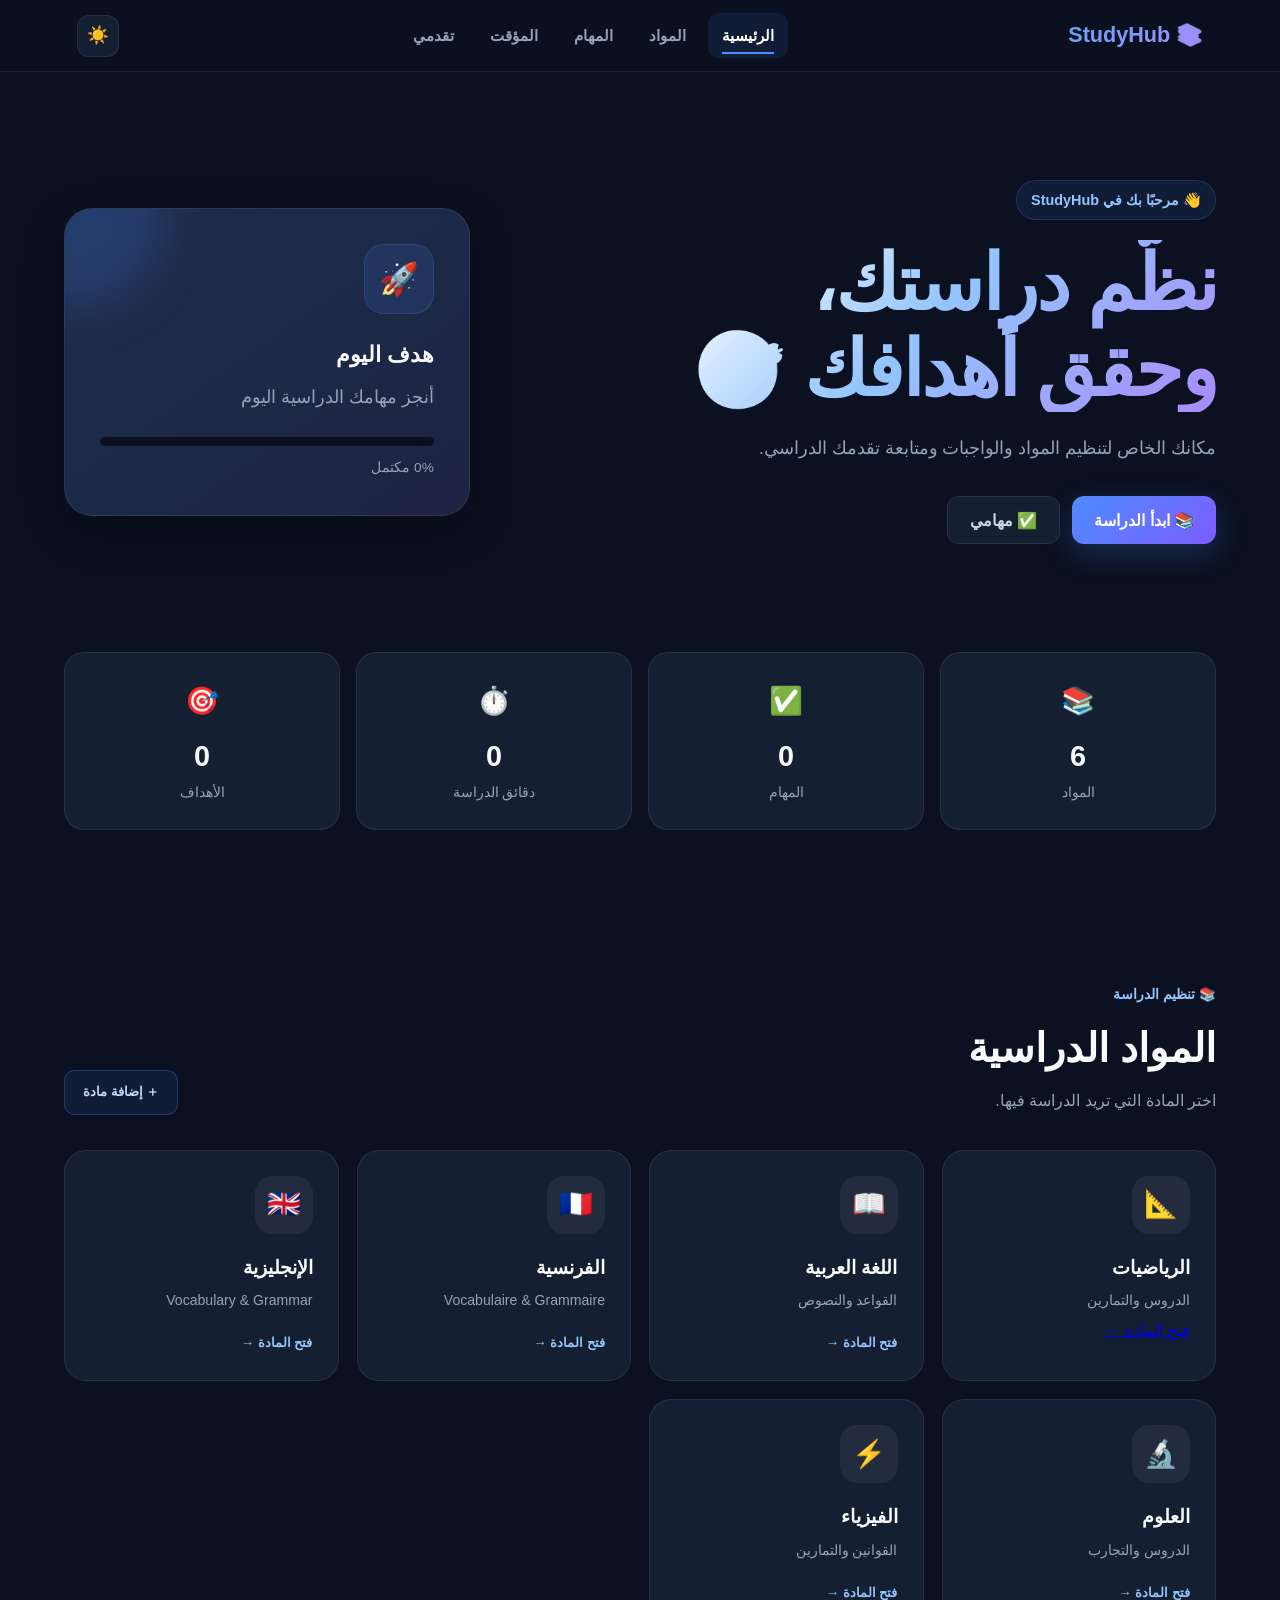
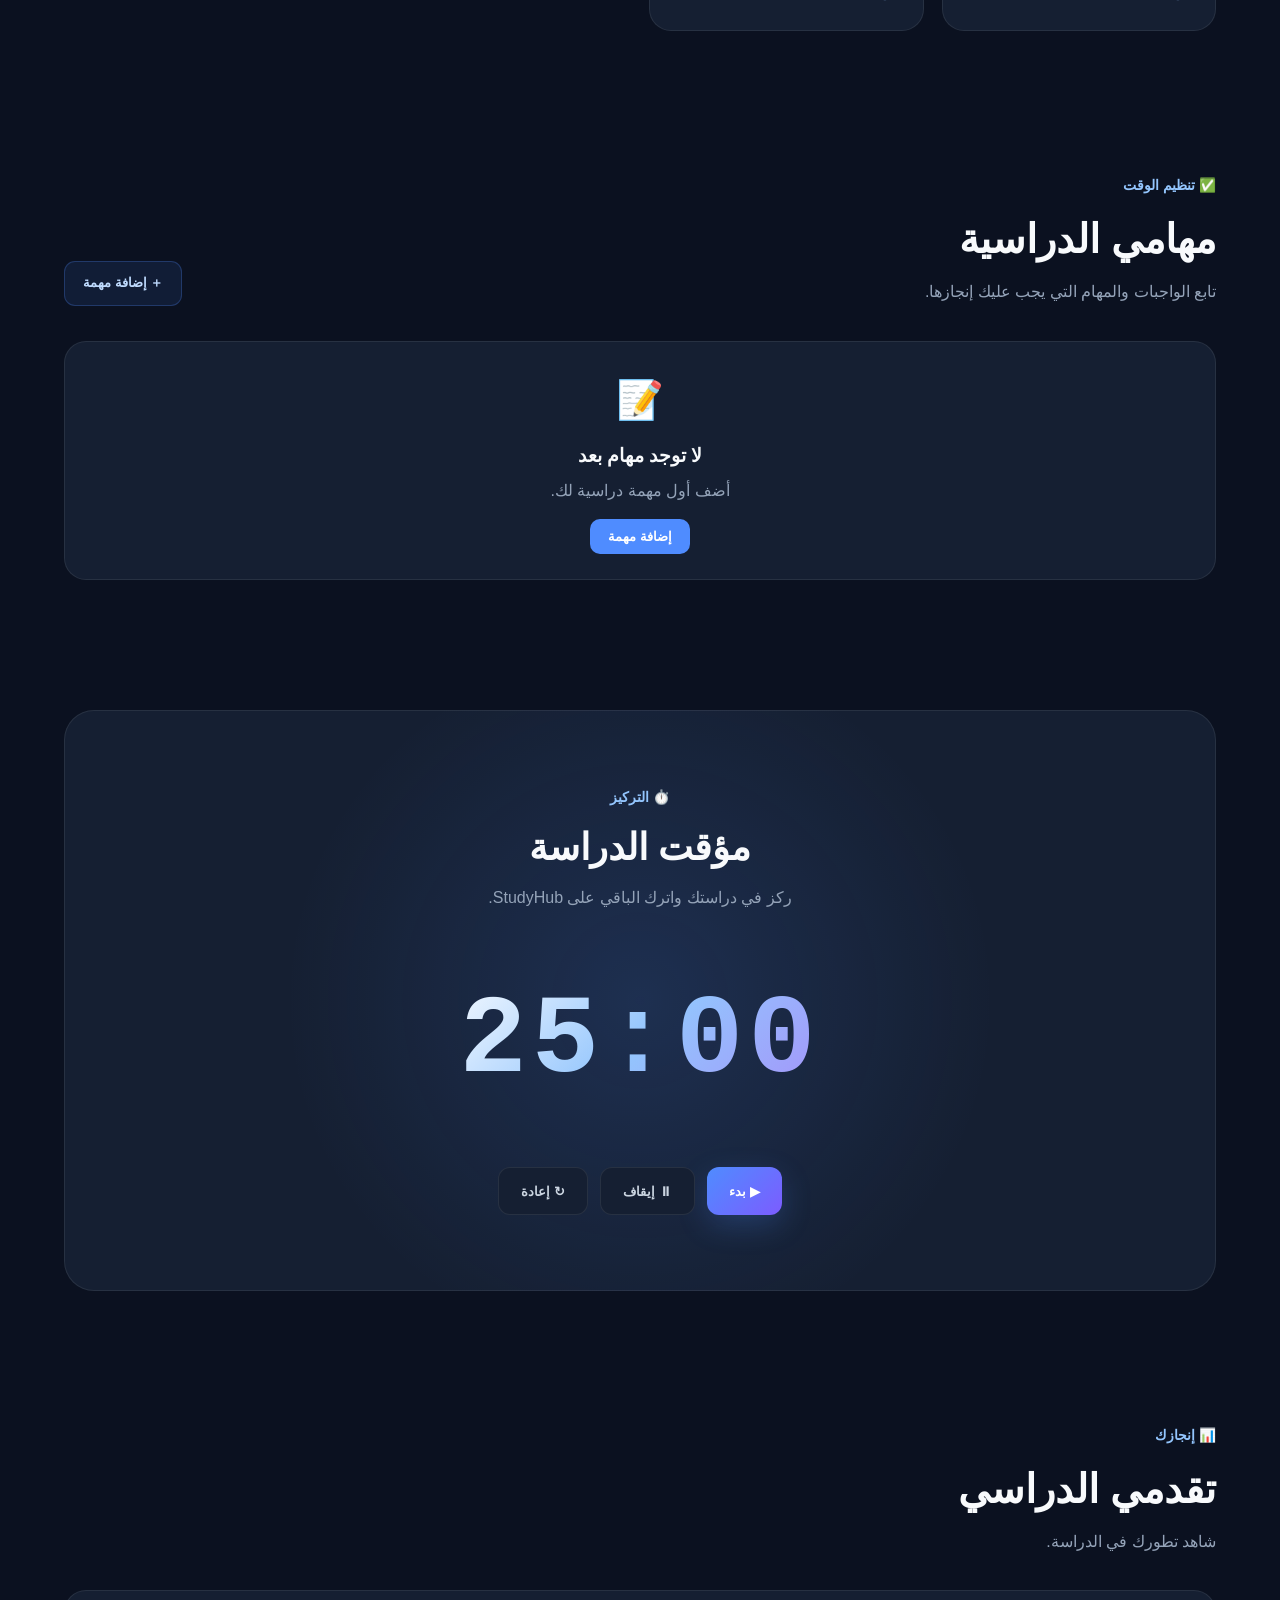
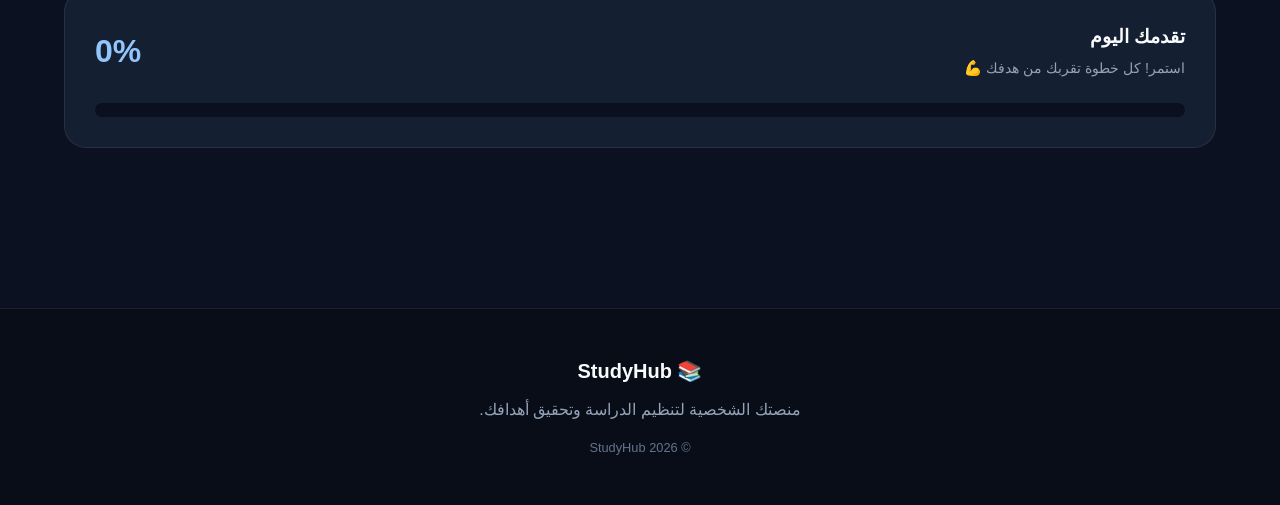
<file: index.html>
<!DOCTYPE html>
<html lang="ar" dir="rtl">

<head>
    <meta charset="UTF-8">
    <meta name="viewport" content="width=device-width, initial-scale=1.0">

    <title>StudyHub | منصة دراستي</title>

    <link rel="stylesheet" href="style.css">
</head>

<body>

    <!-- الشريط العلوي -->
    <header class="navbar">

        <div class="logo">
            📚 StudyHub
        </div>

        <nav>
            <a href="#home" class="active">الرئيسية</a>
            <a href="#subjects">المواد</a>
            <a href="#tasks">المهام</a>
            <a href="#timer">المؤقت</a>
            <a href="#progress">تقدمي</a>
        </nav>

        <button id="themeButton" class="theme-button">
            🌙
        </button>

    </header>


    <!-- الصفحة الرئيسية -->
    <main>

        <section id="home" class="hero">

            <div class="hero-content">

                <span class="welcome">
                    👋 مرحبًا بك في StudyHub
                </span>

                <h1>
                    نظّم دراستك،<br>
                    وحقق أهدافك 🎯
                </h1>

                <p>
                    مكانك الخاص لتنظيم المواد والواجبات
                    ومتابعة تقدمك الدراسي.
                </p>

                <div class="hero-buttons">
                    <a href="#subjects" class="primary-button">
                        📚 ابدأ الدراسة
                    </a>

                    <a href="#tasks" class="secondary-button">
                        ✅ مهامي
                    </a>
                </div>

            </div>

            <div class="hero-card">

                <div class="card-icon">
                    🚀
                </div>

                <h3>هدف اليوم</h3>

                <p>
                    أنجز مهامك الدراسية اليوم
                </p>

                <div class="progress-bar">
                    <div class="progress-fill"></div>
                </div>

                <span class="progress-text">
                    0% مكتمل
                </span>

            </div>

        </section>


        <!-- الإحصائيات -->
        <section class="stats">

            <div class="stat-card">
                <span>📚</span>
                <strong id="subjectsCount">0</strong>
                <p>المواد</p>
            </div>

            <div class="stat-card">
                <span>✅</span>
                <strong id="tasksCount">0</strong>
                <p>المهام</p>
            </div>

            <div class="stat-card">
                <span>⏱️</span>
                <strong id="studyTime">0</strong>
                <p>دقائق الدراسة</p>
            </div>

            <div class="stat-card">
                <span>🎯</span>
                <strong id="goalsCount">0</strong>
                <p>الأهداف</p>
            </div>

        </section>


        <!-- المواد -->
        <section id="subjects" class="section">

            <div class="section-title">

                <div>
                    <span class="section-label">📚 تنظيم الدراسة</span>

                    <h2>المواد الدراسية</h2>

                    <p>
                        اختر المادة التي تريد الدراسة فيها.
                    </p>
                </div>

                <button class="add-button" onclick="addSubject()">
                    ＋ إضافة مادة
                </button>

            </div>


            <div id="subjectsContainer" class="subjects-grid">

                <div class="subject-card mathematics">
                    <div class="subject-icon">📐</div>
                    <h3>الرياضيات</h3>
                    <p>الدروس والتمارين</p>
                    <a href="math.html" class="lesson-button">
                     فتح المادة →
                     </a> 
                    
                </div>

                <div class="subject-card arabic">
                    <div class="subject-icon">📖</div>
                    <h3>اللغة العربية</h3>
                    <p>القواعد والنصوص</p>
                    <button onclick="openSubject('اللغة العربية')">
                        فتح المادة →
                    </button>
                </div>

                <div class="subject-card french">
                    <div class="subject-icon">🇫🇷</div>
                    <h3>الفرنسية</h3>
                    <p>Vocabulaire & Grammaire</p>
                    <button onclick="openSubject('الفرنسية')">
                        فتح المادة →
                    </button>
                </div>

                <div class="subject-card english">
                    <div class="subject-icon">🇬🇧</div>
                    <h3>الإنجليزية</h3>
                    <p>Vocabulary & Grammar</p>
                    <button onclick="openSubject('الإنجليزية')">
                        فتح المادة →
                    </button>
                </div>

                <div class="subject-card science">
                    <div class="subject-icon">🔬</div>
                    <h3>العلوم</h3>
                    <p>الدروس والتجارب</p>
                    <button onclick="openSubject('العلوم')">
                        فتح المادة →
                    </button>
                </div>

                <div class="subject-card physics">
                    <div class="subject-icon">⚡</div>
                    <h3>الفيزياء</h3>
                    <p>القوانين والتمارين</p>
                    <button onclick="openSubject('الفيزياء')">
                        فتح المادة →
                    </button>
                </div>

            </div>

        </section>


        <!-- المهام -->
        <section id="tasks" class="section tasks-section">

            <div class="section-title">

                <div>
                    <span class="section-label">✅ تنظيم الوقت</span>

                    <h2>مهامي الدراسية</h2>

                    <p>
                        تابع الواجبات والمهام التي يجب عليك إنجازها.
                    </p>
                </div>

                <button class="add-button" onclick="addTask()">
                    ＋ إضافة مهمة
                </button>

            </div>


            <div id="tasksContainer" class="tasks-container">

                <div class="empty-state">

                    <div>📝</div>

                    <h3>لا توجد مهام بعد</h3>

                    <p>
                        أضف أول مهمة دراسية لك.
                    </p>

                    <button onclick="addTask()">
                        إضافة مهمة
                    </button>

                </div>

            </div>

        </section>


        <!-- المؤقت -->
        <section id="timer" class="timer-section">

            <div class="timer-content">

                <span class="section-label">
                    ⏱️ التركيز
                </span>

                <h2>
                    مؤقت الدراسة
                </h2>

                <p>
                    ركز في دراستك واترك الباقي على StudyHub.
                </p>

                <div id="timerDisplay" class="timer-display">
                    25:00
                </div>

                <div class="timer-buttons">

                    <button onclick="startTimer()" class="primary-button">
                        ▶ بدء
                    </button>

                    <button onclick="pauseTimer()" class="secondary-button">
                        ⏸ إيقاف
                    </button>

                    <button onclick="resetTimer()" class="secondary-button">
                        ↻ إعادة
                    </button>

                </div>

            </div>

        </section>


        <!-- التقدم -->
        <section id="progress" class="section">

            <div class="section-title">

                <div>
                    <span class="section-label">
                        📊 إنجازك
                    </span>

                    <h2>
                        تقدمي الدراسي
                    </h2>

                    <p>
                        شاهد تطورك في الدراسة.
                    </p>
                </div>

            </div>


            <div class="progress-card">

                <div class="progress-header">

                    <div>
                        <h3>تقدمك اليوم</h3>
                        <p>استمر! كل خطوة تقربك من هدفك 💪</p>
                    </div>

                    <strong id="progressPercent">
                        0%
                    </strong>

                </div>

                <div class="large-progress-bar">
                    <div
                        id="largeProgressFill"
                        class="large-progress-fill">
                    </div>
                </div>

            </div>

        </section>

    </main>


    <!-- التذييل -->
    <footer>

        <div class="footer-logo">
            📚 StudyHub
        </div>

        <p>
            منصتك الشخصية لتنظيم الدراسة وتحقيق أهدافك.
        </p>

        <span>
            © 2026 StudyHub
        </span>

    </footer>


    <script src="script.js"></script>

</body>

</html>
</file>
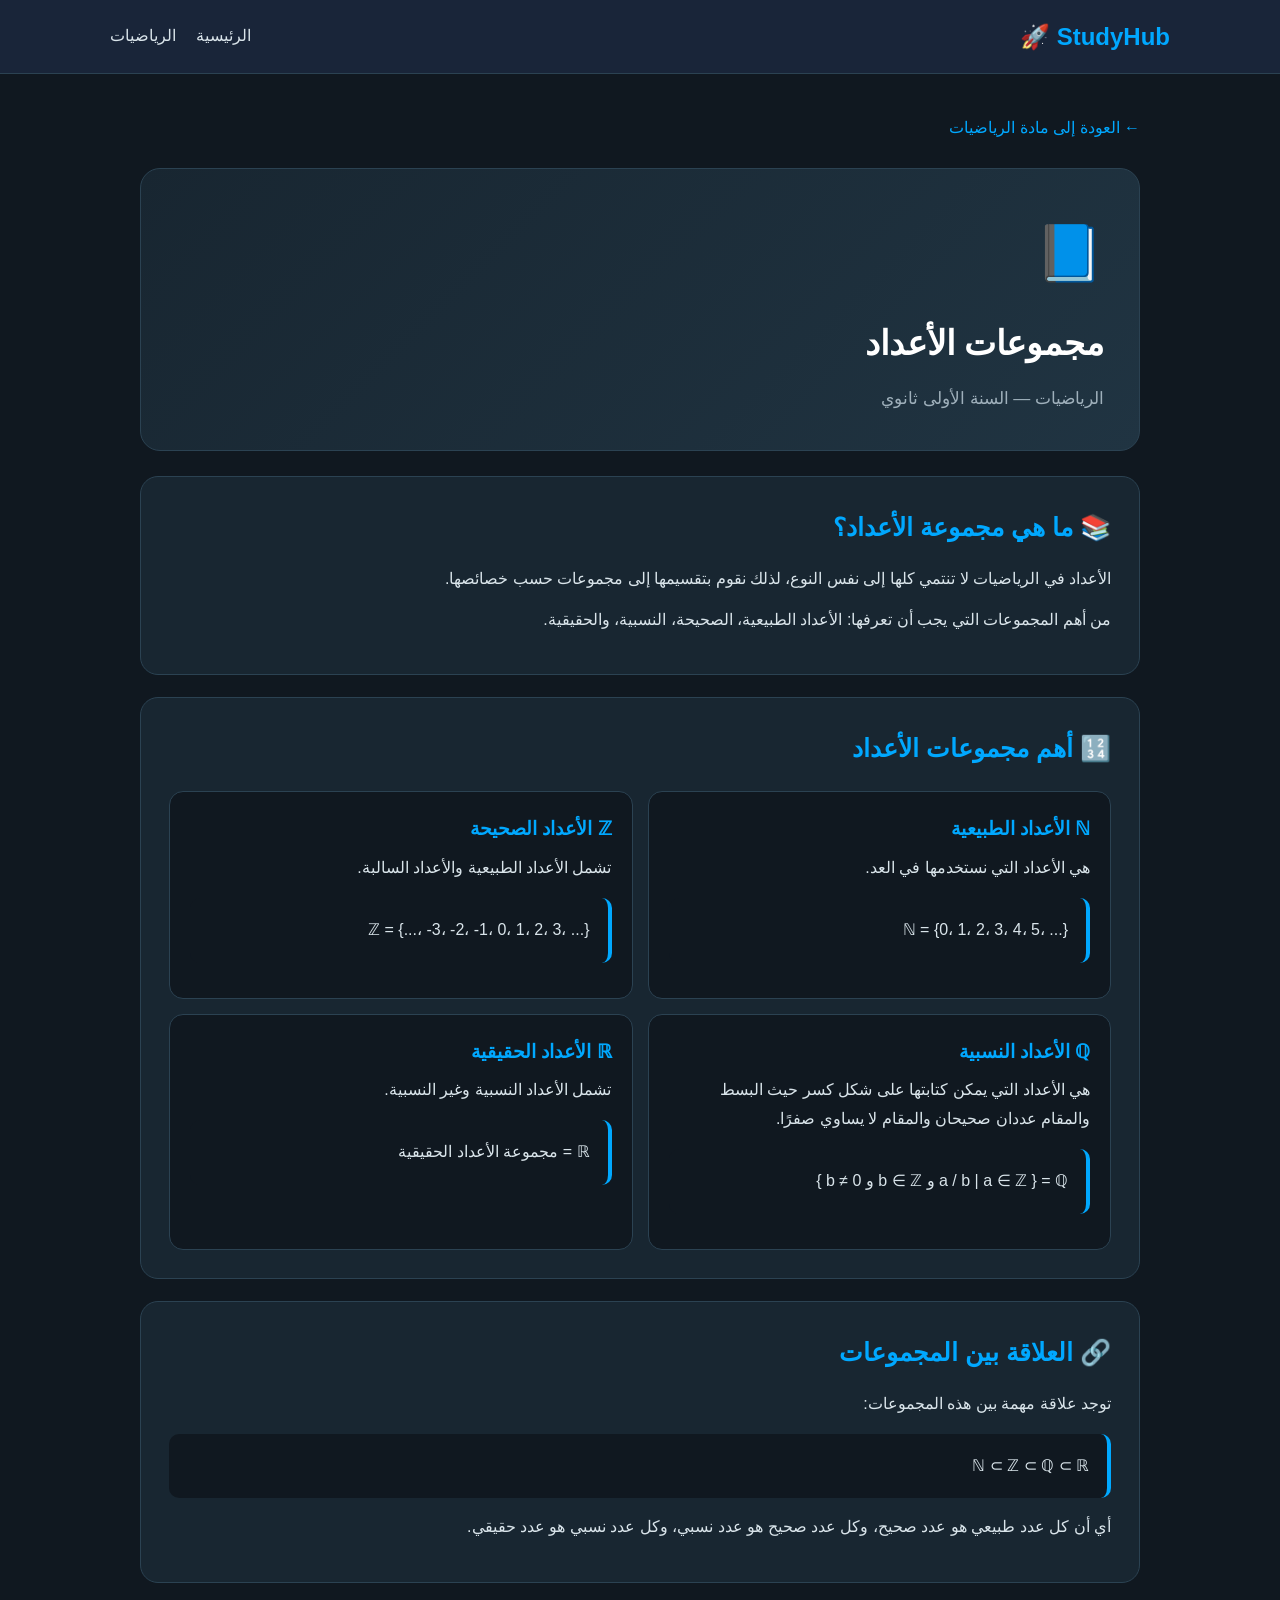
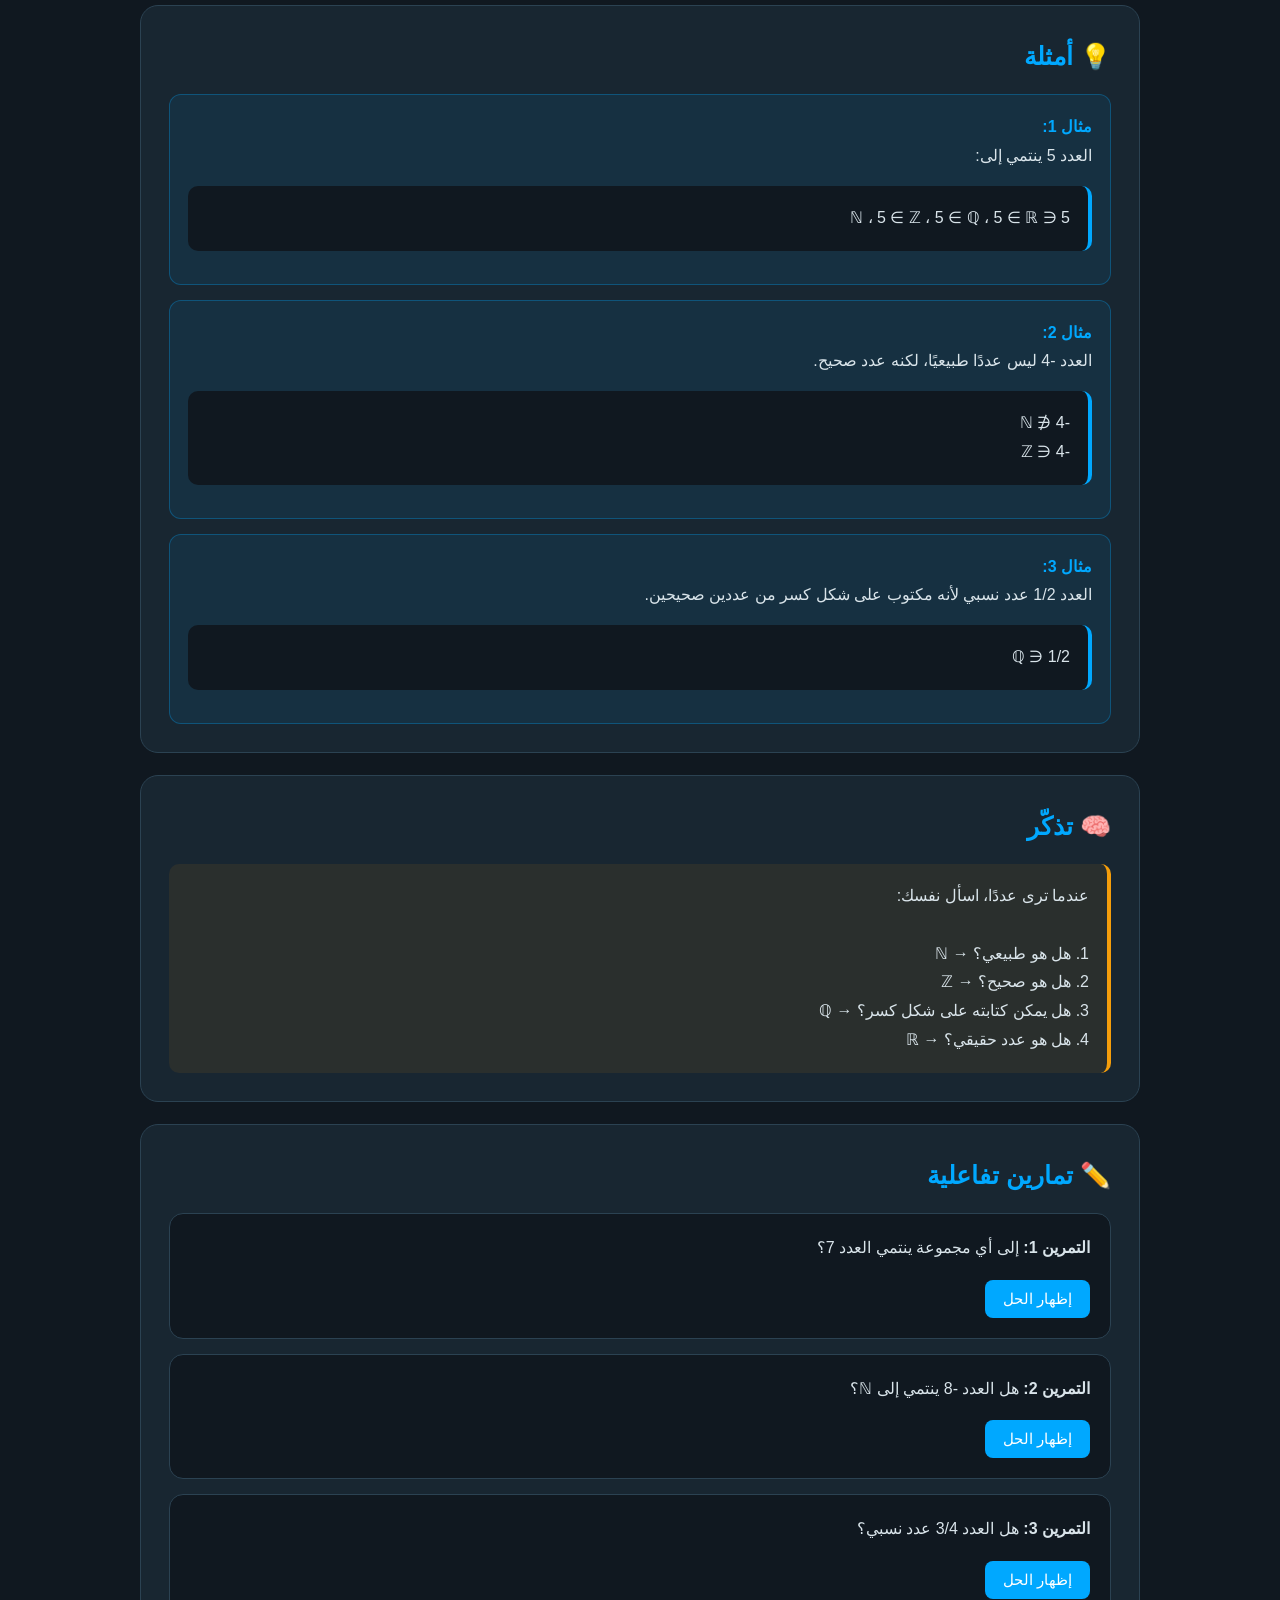
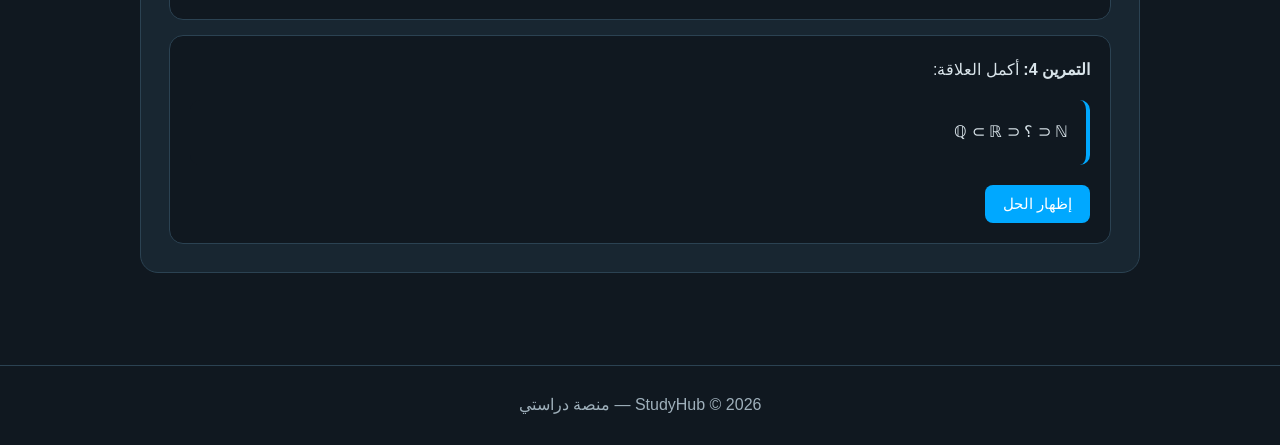
<file: math-lesson-1.html>
<!DOCTYPE html>
<html lang="ar" dir="rtl">

<head>
    <meta charset="UTF-8">
    <meta name="viewport" content="width=device-width, initial-scale=1.0">

    <title>مجموعات الأعداد | StudyHub</title>

    <style>
        :root {
            --background: #101820;
            --card: #182631;
            --card-hover: #203442;
            --border: #2b4252;
            --primary: #00a8ff;
            --text: #ffffff;
            --text-light: #d9e4ea;
            --text-muted: #9fb0bb;
            --success: #22c55e;
            --warning: #f59e0b;
        }

        * {
            box-sizing: border-box;
            margin: 0;
            padding: 0;
        }

        body {
            font-family: Arial, Tahoma, sans-serif;
            background: var(--background);
            color: var(--text);
            line-height: 1.8;
        }

        nav {
            position: sticky;
            top: 0;
            z-index: 1000;
            background: rgba(27, 38, 59, 0.95);
            backdrop-filter: blur(10px);
            border-bottom: 1px solid var(--border);
        }

        .nav-container {
            max-width: 1100px;
            margin: auto;
            padding: 15px 20px;

            display: flex;
            align-items: center;
            justify-content: space-between;
            gap: 20px;
        }

        .logo {
            color: var(--primary);
            font-size: 24px;
            font-weight: bold;
            text-decoration: none;
        }

        .nav-links {
            display: flex;
            gap: 20px;
            list-style: none;
        }

        .nav-links a {
            color: var(--text-light);
            text-decoration: none;
            transition: 0.3s;
        }

        .nav-links a:hover {
            color: var(--primary);
        }

        .container {
            width: min(1000px, 92%);
            margin: auto;
            padding: 40px 0 70px;
        }

        .back {
            display: inline-block;
            margin-bottom: 25px;
            color: var(--primary);
            text-decoration: none;
        }

        .lesson-header {
            background: linear-gradient(135deg, #182631, #203442);
            border: 1px solid var(--border);
            border-radius: 20px;
            padding: 35px;
            margin-bottom: 25px;
        }

        .lesson-header .icon {
            font-size: 55px;
            margin-bottom: 10px;
        }

        .lesson-header h1 {
            font-size: 34px;
            margin-bottom: 10px;
        }

        .lesson-header p {
            color: var(--text-muted);
            font-size: 17px;
        }

        .lesson-card {
            background: var(--card);
            border: 1px solid var(--border);
            border-radius: 18px;
            padding: 28px;
            margin-bottom: 22px;
        }

        .lesson-card h2 {
            color: var(--primary);
            margin-bottom: 15px;
            font-size: 25px;
        }

        .lesson-card h3 {
            margin: 20px 0 8px;
            color: var(--text);
        }

        .lesson-card p {
            color: var(--text-light);
            margin-bottom: 12px;
        }

        .number-box {
            background: #101820;
            border-right: 4px solid var(--primary);
            padding: 18px;
            border-radius: 10px;
            margin: 15px 0;
            color: var(--text-light);
        }

        .example {
            background: rgba(0, 168, 255, 0.08);
            border: 1px solid rgba(0, 168, 255, 0.3);
            border-radius: 12px;
            padding: 18px;
            margin-top: 15px;
        }

        .example strong {
            color: var(--primary);
        }

        .sets {
            display: grid;
            grid-template-columns: repeat(2, 1fr);
            gap: 15px;
            margin-top: 20px;
        }

        .set-card {
            background: #101820;
            border: 1px solid var(--border);
            border-radius: 14px;
            padding: 20px;
        }

        .set-card h3 {
            color: var(--primary);
            margin-top: 0;
        }

        .exercise {
            background: #101820;
            border: 1px solid var(--border);
            border-radius: 14px;
            padding: 20px;
            margin-top: 15px;
        }

        .exercise p {
            margin-bottom: 12px;
        }

        .answer-button {
            border: none;
            background: var(--primary);
            color: white;
            padding: 10px 18px;
            border-radius: 8px;
            cursor: pointer;
            font-size: 15px;
            margin-top: 5px;
        }

        .answer {
            display: none;
            margin-top: 12px;
            padding: 12px;
            border-radius: 8px;
            background: rgba(34, 197, 94, 0.12);
            color: #8ff0ad;
        }

        .tip {
            border-right: 4px solid var(--warning);
            background: rgba(245, 158, 11, 0.08);
            padding: 18px;
            border-radius: 10px;
            color: var(--text-light);
        }

        footer {
            text-align: center;
            padding: 25px;
            border-top: 1px solid var(--border);
            color: var(--text-muted);
        }

        @media (max-width: 700px) {
            .nav-container {
                flex-direction: column;
            }

            .nav-links {
                flex-wrap: wrap;
                justify-content: center;
            }

            .lesson-header h1 {
                font-size: 27px;
            }

            .sets {
                grid-template-columns: 1fr;
            }

            .lesson-card {
                padding: 20px;
            }
        }
    </style>
</head>

<body>

    <nav>
        <div class="nav-container">

            <a href="index.html" class="logo">
                StudyHub 🚀
            </a>

            <ul class="nav-links">
                <li><a href="index.html">الرئيسية</a></li>
                <li><a href="math.html">الرياضيات</a></li>
            </ul>

        </div>
    </nav>


    <main class="container">

        <a href="math.html" class="back">
            ← العودة إلى مادة الرياضيات
        </a>


        <section class="lesson-header">

            <div class="icon">📘</div>

            <h1>مجموعات الأعداد</h1>

            <p>
                الرياضيات — السنة الأولى ثانوي
            </p>

        </section>


        <section class="lesson-card">

            <h2>📚 ما هي مجموعة الأعداد؟</h2>

            <p>
                الأعداد في الرياضيات لا تنتمي كلها إلى نفس النوع،
                لذلك نقوم بتقسيمها إلى مجموعات حسب خصائصها.
            </p>

            <p>
                من أهم المجموعات التي يجب أن تعرفها:
                الأعداد الطبيعية، الصحيحة، النسبية، والحقيقية.
            </p>

        </section>


        <section class="lesson-card">

            <h2>🔢 أهم مجموعات الأعداد</h2>

            <div class="sets">

                <div class="set-card">

                    <h3>ℕ الأعداد الطبيعية</h3>

                    <p>
                        هي الأعداد التي نستخدمها في العد.
                    </p>

                    <div class="number-box">
                        ℕ = {0، 1، 2، 3، 4، 5، ...}
                    </div>

                </div>


                <div class="set-card">

                    <h3>ℤ الأعداد الصحيحة</h3>

                    <p>
                        تشمل الأعداد الطبيعية والأعداد السالبة.
                    </p>

                    <div class="number-box">
                        ℤ = {...، -3، -2، -1، 0، 1، 2، 3، ...}
                    </div>

                </div>


                <div class="set-card">

                    <h3>ℚ الأعداد النسبية</h3>

                    <p>
                        هي الأعداد التي يمكن كتابتها على شكل كسر
                        حيث البسط والمقام عددان صحيحان والمقام لا يساوي صفرًا.
                    </p>

                    <div class="number-box">
                        ℚ = { a / b | a ∈ ℤ و b ∈ ℤ و b ≠ 0 }
                    </div>

                </div>


                <div class="set-card">

                    <h3>ℝ الأعداد الحقيقية</h3>

                    <p>
                        تشمل الأعداد النسبية وغير النسبية.
                    </p>

                    <div class="number-box">
                        ℝ = مجموعة الأعداد الحقيقية
                    </div>

                </div>

            </div>

        </section>


        <section class="lesson-card">

            <h2>🔗 العلاقة بين المجموعات</h2>

            <p>
                توجد علاقة مهمة بين هذه المجموعات:
            </p>

            <div class="number-box">
                ℕ ⊂ ℤ ⊂ ℚ ⊂ ℝ
            </div>

            <p>
                أي أن كل عدد طبيعي هو عدد صحيح،
                وكل عدد صحيح هو عدد نسبي،
                وكل عدد نسبي هو عدد حقيقي.
            </p>

        </section>


        <section class="lesson-card">

            <h2>💡 أمثلة</h2>

            <div class="example">

                <strong>مثال 1:</strong>

                <p>
                    العدد 5 ينتمي إلى:
                </p>

                <div class="number-box">
                    5 ∈ ℕ ، 5 ∈ ℤ ، 5 ∈ ℚ ، 5 ∈ ℝ
                </div>

            </div>


            <div class="example">

                <strong>مثال 2:</strong>

                <p>
                    العدد -4 ليس عددًا طبيعيًا، لكنه عدد صحيح.
                </p>

                <div class="number-box">
                    -4 ∉ ℕ
                    <br>
                    -4 ∈ ℤ
                </div>

            </div>


            <div class="example">

                <strong>مثال 3:</strong>

                <p>
                    العدد 1/2 عدد نسبي لأنه مكتوب على شكل كسر
                    من عددين صحيحين.
                </p>

                <div class="number-box">
                    1/2 ∈ ℚ
                </div>

            </div>

        </section>


        <section class="lesson-card">

            <h2>🧠 تذكّر</h2>

            <div class="tip">

                عندما ترى عددًا، اسأل نفسك:

                <br><br>

                1. هل هو طبيعي؟ → ℕ
                <br>
                2. هل هو صحيح؟ → ℤ
                <br>
                3. هل يمكن كتابته على شكل كسر؟ → ℚ
                <br>
                4. هل هو عدد حقيقي؟ → ℝ

            </div>

        </section>


        <section class="lesson-card">

            <h2>✏️ تمارين تفاعلية</h2>


            <div class="exercise">

                <p>
                    <strong>التمرين 1:</strong>
                    إلى أي مجموعة ينتمي العدد 7؟
                </p>

                <button class="answer-button"
                    onclick="showAnswer('answer1')">
                    إظهار الحل
                </button>

                <div id="answer1" class="answer">
                    7 ∈ ℕ، وبالتالي ينتمي أيضًا إلى ℤ و ℚ و ℝ.
                </div>

            </div>


            <div class="exercise">

                <p>
                    <strong>التمرين 2:</strong>
                    هل العدد -8 ينتمي إلى ℕ؟
                </p>

                <button class="answer-button"
                    onclick="showAnswer('answer2')">
                    إظهار الحل
                </button>

                <div id="answer2" class="answer">
                    لا، لأن الأعداد الطبيعية لا تحتوي على الأعداد السالبة.
                    لكن -8 ∈ ℤ.
                </div>

            </div>


            <div class="exercise">

                <p>
                    <strong>التمرين 3:</strong>
                    هل العدد 3/4 عدد نسبي؟
                </p>

                <button class="answer-button"
                    onclick="showAnswer('answer3')">
                    إظهار الحل
                </button>

                <div id="answer3" class="answer">
                    نعم، لأن 3/4 مكتوب على شكل كسر من عددين صحيحين،
                    والمقام لا يساوي صفرًا.
                </div>

            </div>


            <div class="exercise">

                <p>
                    <strong>التمرين 4:</strong>
                    أكمل العلاقة:
                </p>

                <div class="number-box">
                    ℕ ⊂ ؟ ⊂ ℚ ⊂ ℝ
                </div>

                <button class="answer-button"
                    onclick="showAnswer('answer4')">
                    إظهار الحل
                </button>

                <div id="answer4" class="answer">
                    الإجابة: ℤ
                    <br>
                    ℕ ⊂ ℤ ⊂ ℚ ⊂ ℝ
                </div>

            </div>

        </section>

    </main>


    <footer>
        StudyHub © 2026 — منصة دراستي
    </footer>


    <script>
        function showAnswer(id) {

            const answer = document.getElementById(id);

            if (answer.style.display === "block") {
                answer.style.display = "none";
            } else {
                answer.style.display = "block";
            }

        }
    </script>

</body>

</html>
</file>
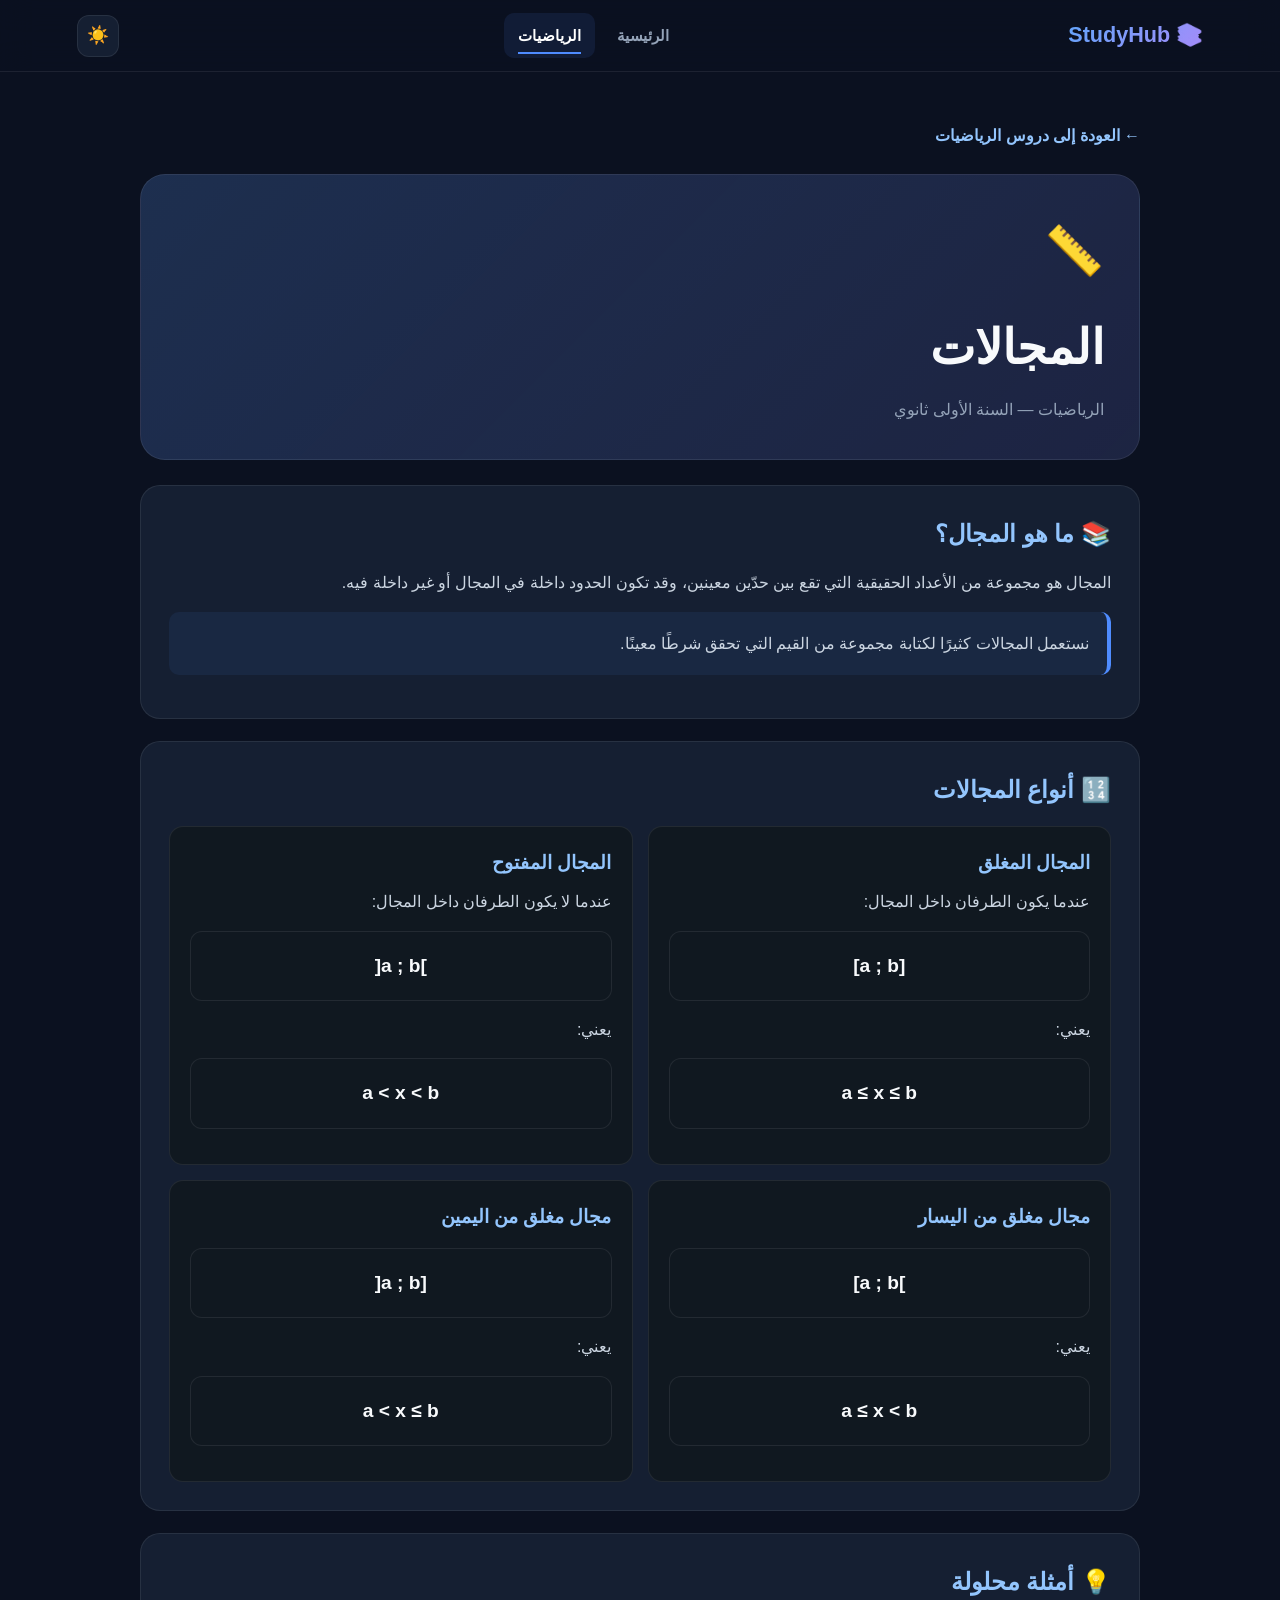
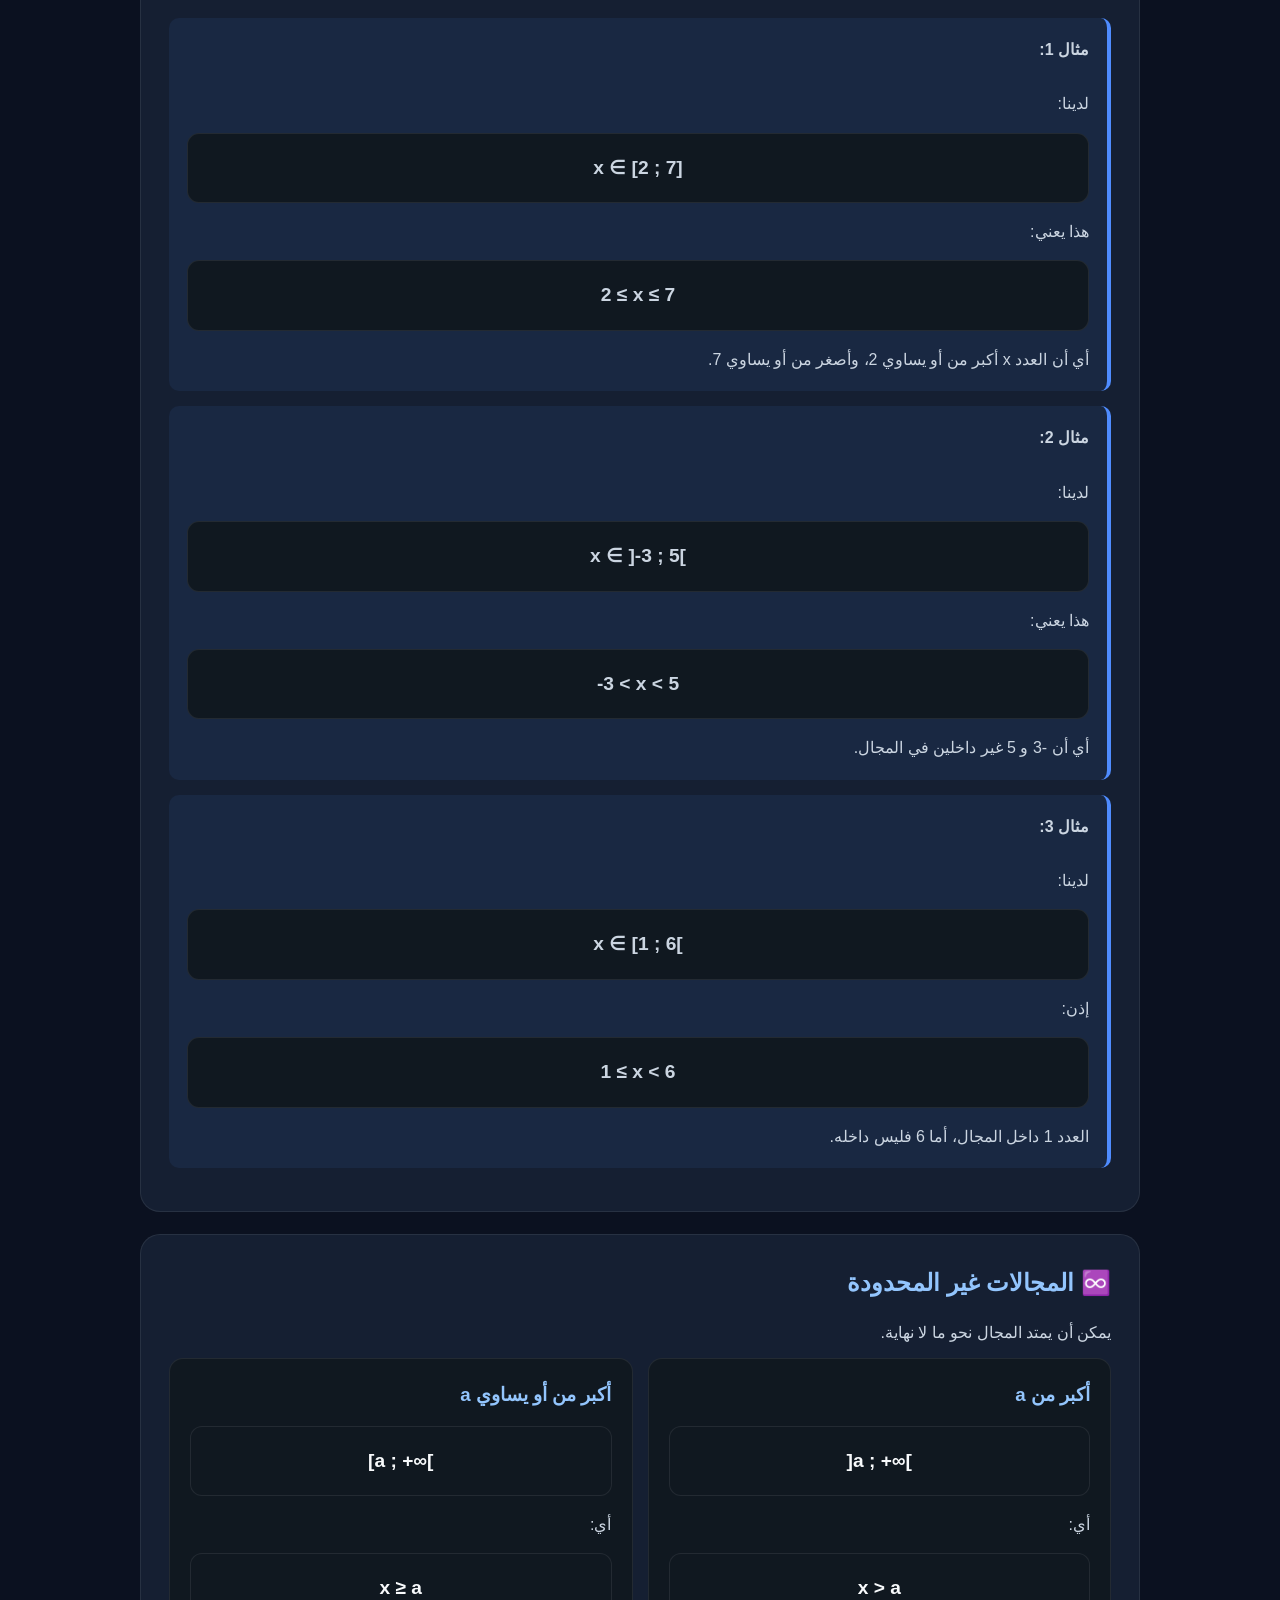
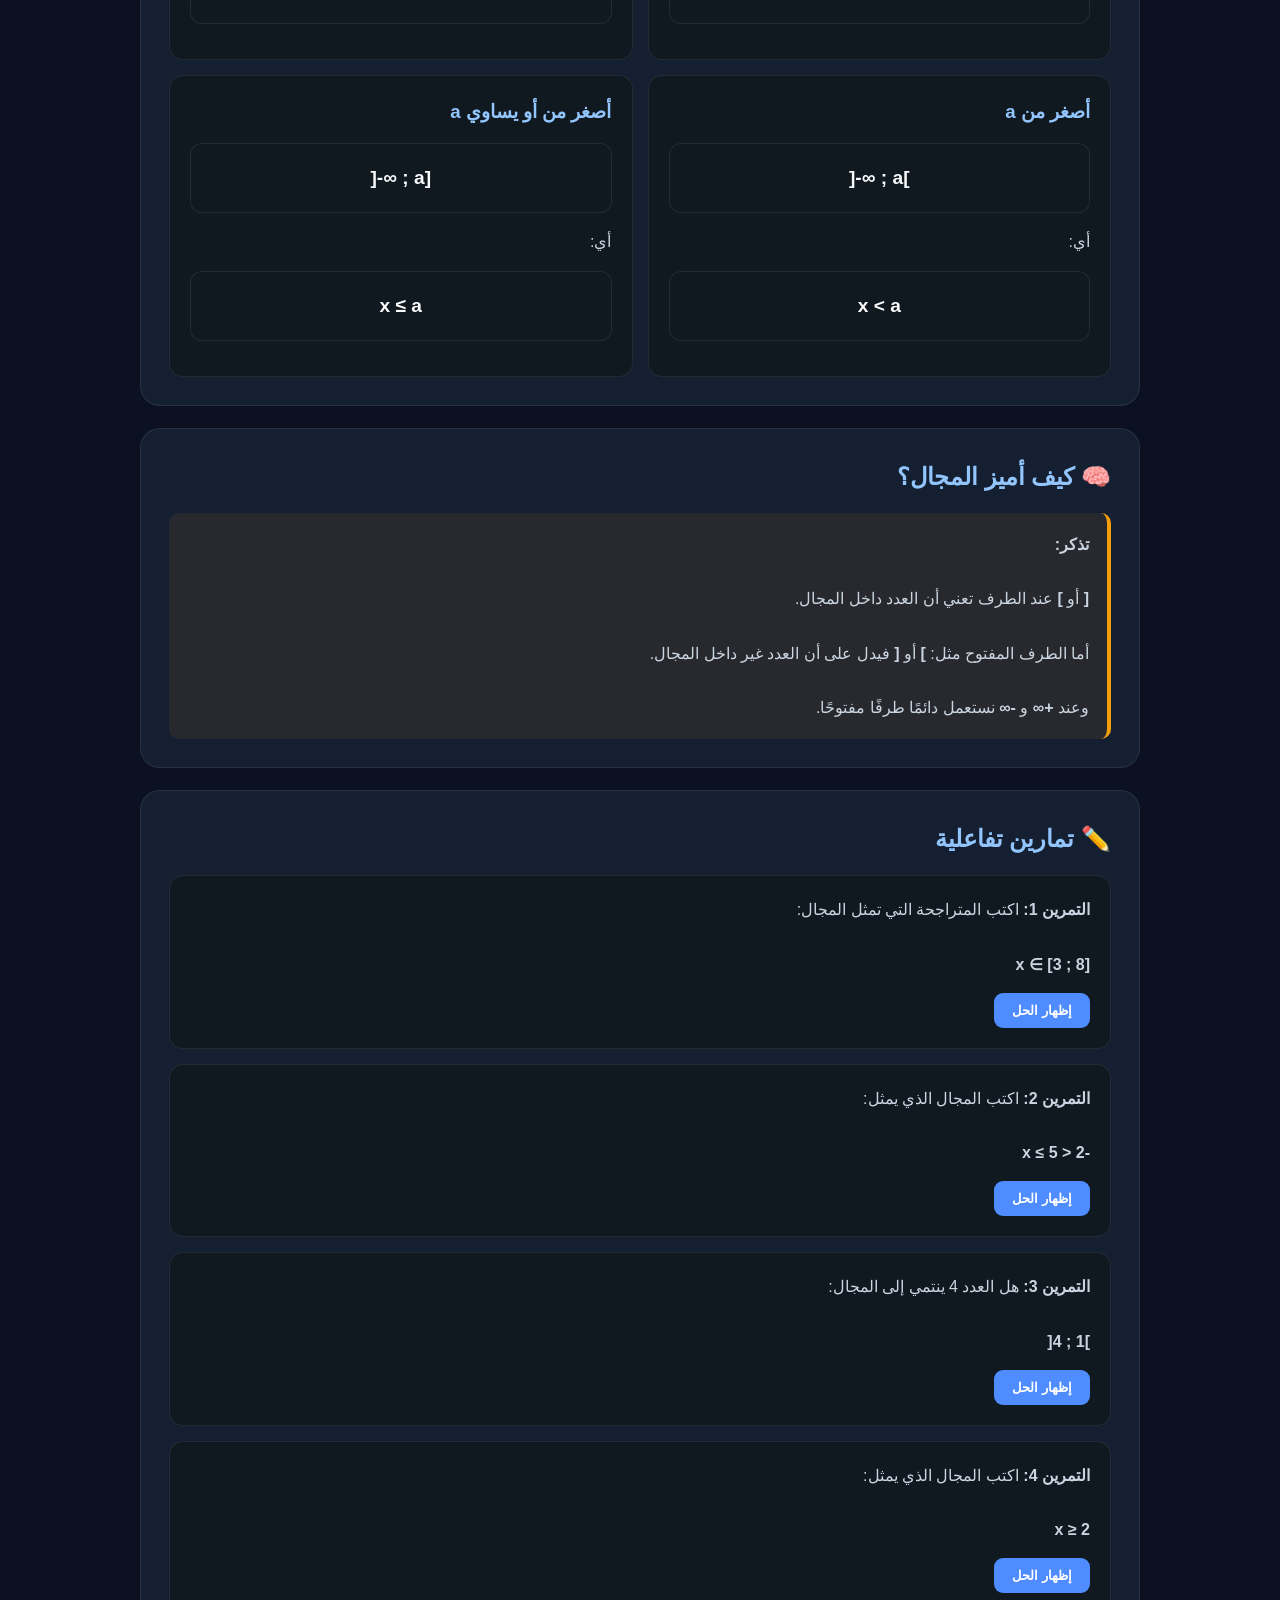
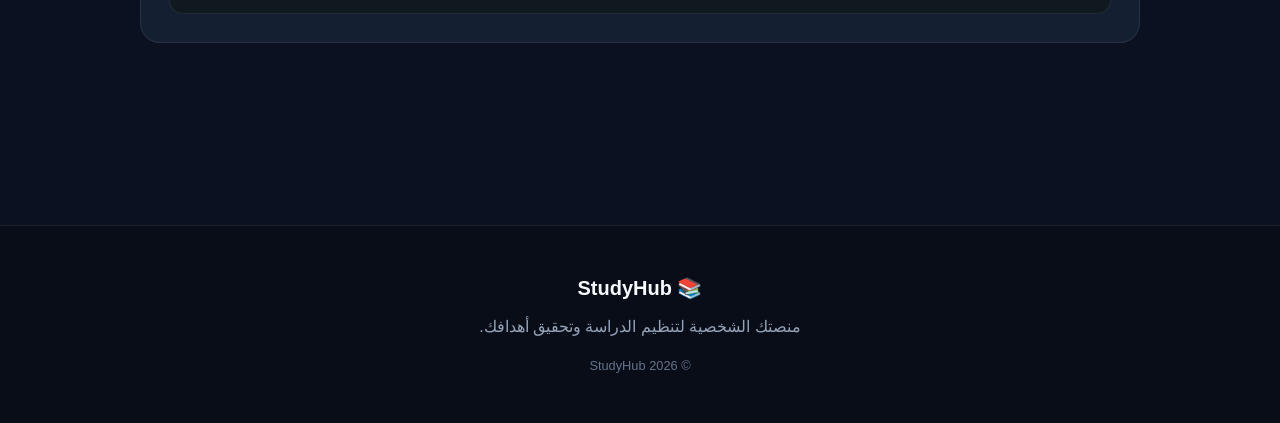
<file: math-lesson-2.html>
<!DOCTYPE html>
<html lang="ar" dir="rtl">

<head>

    <meta charset="UTF-8">

    <meta
        name="viewport"
        content="width=device-width, initial-scale=1.0"
    >

    <title>المجالات | StudyHub</title>

    <link rel="stylesheet" href="style.css">

    <style>

        .lesson-page {
            width: min(1000px, 92%);
            margin: auto;
            padding: 50px 0 80px;
        }

        .back-link {
            display: inline-block;
            margin-bottom: 25px;
            color: #93c5fd;
            text-decoration: none;
            font-weight: 700;
        }

        .back-link:hover {
            color: white;
        }

        .lesson-header {
            padding: 35px;
            margin-bottom: 25px;

            background:
                linear-gradient(
                    135deg,
                    rgba(79, 140, 255, 0.14),
                    rgba(124, 92, 255, 0.08)
                ),
                var(--card);

            border: 1px solid var(--border);
            border-radius: 25px;
        }

        .lesson-icon {
            font-size: 3rem;
            margin-bottom: 15px;
        }

        .lesson-header h1 {
            font-size: clamp(2rem, 5vw, 3rem);
            margin-bottom: 8px;
        }

        .lesson-header p {
            color: var(--text-muted);
        }

        .lesson-card {
            padding: 28px;
            margin-bottom: 22px;

            background: var(--card);

            border: 1px solid var(--border);
            border-radius: 20px;
        }

        .lesson-card h2 {
            margin-bottom: 15px;
            color: #93c5fd;
        }

        .lesson-card p {
            color: var(--text-light);
            margin-bottom: 12px;
        }

        .info-box {
            padding: 18px;
            margin: 15px 0;

            background: rgba(79, 140, 255, 0.08);

            border-right: 4px solid #4f8cff;
            border-radius: 10px;

            color: var(--text-light);
        }

        .math-box {
            padding: 18px;
            margin: 15px 0;

            background: #101820;

            border: 1px solid var(--border);
            border-radius: 12px;

            text-align: center;

            font-size: 1.2rem;
            font-weight: bold;
            direction: ltr;
        }

        .examples {
            display: grid;
            grid-template-columns: repeat(2, 1fr);
            gap: 15px;
        }

        .example {
            padding: 20px;

            background: #101820;

            border: 1px solid var(--border);
            border-radius: 14px;
        }

        .example h3 {
            color: #93c5fd;
            margin-bottom: 10px;
        }

        .exercise {
            padding: 20px;
            margin-top: 15px;

            background: #101820;

            border: 1px solid var(--border);
            border-radius: 14px;
        }

        .exercise p {
            margin-bottom: 15px;
        }

        .answer-button {
            padding: 10px 18px;

            border: none;
            border-radius: 9px;

            background: #4f8cff;
            color: white;

            cursor: pointer;

            font-weight: 700;
        }

        .answer-button:hover {
            opacity: 0.9;
        }

        .answer {
            display: none;

            margin-top: 15px;
            padding: 12px;

            background: rgba(34, 197, 94, 0.1);

            border-right: 4px solid #22c55e;
            border-radius: 8px;

            color: #8ff0ad;
        }

        .tip {
            padding: 18px;

            background: rgba(245, 158, 11, 0.08);

            border-right: 4px solid #f59e0b;
            border-radius: 10px;

            color: var(--text-light);
        }

        @media (max-width: 700px) {

            .lesson-header,
            .lesson-card {
                padding: 22px;
            }

            .examples {
                grid-template-columns: 1fr;
            }

        }

    </style>

</head>


<body>


    <!-- الشريط العلوي -->

    <header class="navbar">

        <div class="logo">
            📚 StudyHub
        </div>

        <nav>

            <a href="index.html">
                الرئيسية
            </a>

            <a
                href="math.html"
                class="active">
                الرياضيات
            </a>

        </nav>

        <button
            id="themeButton"
            class="theme-button"
            aria-label="تغيير المظهر">
            🌙
        </button>

    </header>


    <main class="lesson-page">


        <!-- العودة -->

        <a
            href="math.html"
            class="back-link">

            ← العودة إلى دروس الرياضيات

        </a>


        <!-- رأس الدرس -->

        <section class="lesson-header">

            <div class="lesson-icon">
                📏
            </div>

            <h1>
                المجالات
            </h1>

            <p>
                الرياضيات — السنة الأولى ثانوي
            </p>

        </section>


        <!-- المقدمة -->

        <section class="lesson-card">

            <h2>
                📚 ما هو المجال؟
            </h2>

            <p>
                المجال هو مجموعة من الأعداد الحقيقية التي تقع بين
                حدّين معينين، وقد تكون الحدود داخلة في المجال أو غير داخلة فيه.
            </p>

            <div class="info-box">

                نستعمل المجالات كثيرًا لكتابة مجموعة من القيم
                التي تحقق شرطًا معينًا.

            </div>

        </section>


        <!-- أنواع المجالات -->

        <section class="lesson-card">

            <h2>
                🔢 أنواع المجالات
            </h2>


            <div class="examples">


                <div class="example">

                    <h3>
                        المجال المغلق
                    </h3>

                    <p>
                        عندما يكون الطرفان داخل المجال:
                    </p>

                    <div class="math-box">
                        [a ; b]
                    </div>

                    <p>
                        يعني:
                    </p>

                    <div class="math-box">
                        a ≤ x ≤ b
                    </div>

                </div>


                <div class="example">

                    <h3>
                        المجال المفتوح
                    </h3>

                    <p>
                        عندما لا يكون الطرفان داخل المجال:
                    </p>

                    <div class="math-box">
                        ]a ; b[
                    </div>

                    <p>
                        يعني:
                    </p>

                    <div class="math-box">
                        a &lt; x &lt; b
                    </div>

                </div>


                <div class="example">

                    <h3>
                        مجال مغلق من اليسار
                    </h3>

                    <div class="math-box">
                        [a ; b[
                    </div>

                    <p>
                        يعني:
                    </p>

                    <div class="math-box">
                        a ≤ x &lt; b
                    </div>

                </div>


                <div class="example">

                    <h3>
                        مجال مغلق من اليمين
                    </h3>

                    <div class="math-box">
                        ]a ; b]
                    </div>

                    <p>
                        يعني:
                    </p>

                    <div class="math-box">
                        a &lt; x ≤ b
                    </div>

                </div>


            </div>

        </section>


        <!-- أمثلة -->

        <section class="lesson-card">

            <h2>
                💡 أمثلة محلولة
            </h2>


            <div class="info-box">

                <strong>
                    مثال 1:
                </strong>

                <br><br>

                لدينا:

                <div class="math-box">
                    x ∈ [2 ; 7]
                </div>

                هذا يعني:

                <div class="math-box">
                    2 ≤ x ≤ 7
                </div>

                أي أن العدد x أكبر من أو يساوي 2،
                وأصغر من أو يساوي 7.

            </div>


            <div class="info-box">

                <strong>
                    مثال 2:
                </strong>

                <br><br>

                لدينا:

                <div class="math-box">
                    x ∈ ]-3 ; 5[
                </div>

                هذا يعني:

                <div class="math-box">
                    -3 &lt; x &lt; 5
                </div>

                أي أن -3 و 5 غير داخلين في المجال.

            </div>


            <div class="info-box">

                <strong>
                    مثال 3:
                </strong>

                <br><br>

                لدينا:

                <div class="math-box">
                    x ∈ [1 ; 6[
                </div>

                إذن:

                <div class="math-box">
                    1 ≤ x &lt; 6
                </div>

                العدد 1 داخل المجال، أما 6 فليس داخله.

            </div>

        </section>


        <!-- المجالات غير المحدودة -->

        <section class="lesson-card">

            <h2>
                ♾️ المجالات غير المحدودة
            </h2>

            <p>
                يمكن أن يمتد المجال نحو ما لا نهاية.
            </p>


            <div class="examples">


                <div class="example">

                    <h3>
                        أكبر من a
                    </h3>

                    <div class="math-box">
                        ]a ; +∞[
                    </div>

                    <p>
                        أي:
                    </p>

                    <div class="math-box">
                        x &gt; a
                    </div>

                </div>


                <div class="example">

                    <h3>
                        أكبر من أو يساوي a
                    </h3>

                    <div class="math-box">
                        [a ; +∞[
                    </div>

                    <p>
                        أي:
                    </p>

                    <div class="math-box">
                        x ≥ a
                    </div>

                </div>


                <div class="example">

                    <h3>
                        أصغر من a
                    </h3>

                    <div class="math-box">
                        ]-∞ ; a[
                    </div>

                    <p>
                        أي:
                    </p>

                    <div class="math-box">
                        x &lt; a
                    </div>

                </div>


                <div class="example">

                    <h3>
                        أصغر من أو يساوي a
                    </h3>

                    <div class="math-box">
                        ]-∞ ; a]
                    </div>

                    <p>
                        أي:
                    </p>

                    <div class="math-box">
                        x ≤ a
                    </div>

                </div>


            </div>

        </section>


        <!-- نصيحة -->

        <section class="lesson-card">

            <h2>
                🧠 كيف أميز المجال؟
            </h2>

            <div class="tip">

                <strong>
                    تذكر:
                </strong>

                <br><br>

                <strong>[</strong>
                أو
                <strong>]</strong>
                عند الطرف تعني أن العدد داخل المجال.

                <br><br>

                أما الطرف المفتوح مثل:

                <strong>]</strong>
                أو
                <strong>[</strong>

                فيدل على أن العدد غير داخل المجال.

                <br><br>

                وعند
                <strong>+∞</strong>
                و
                <strong>-∞</strong>
                نستعمل دائمًا طرفًا مفتوحًا.

            </div>

        </section>


        <!-- التمارين -->

        <section class="lesson-card">

            <h2>
                ✏️ تمارين تفاعلية
            </h2>


            <div class="exercise">

                <p>
                    <strong>
                        التمرين 1:
                    </strong>

                    اكتب المتراجحة التي تمثل المجال:

                    <br><br>

                    <strong>
                        x ∈ [3 ; 8]
                    </strong>
                </p>

                <button
                    class="answer-button"
                    onclick="showAnswer('answer1')">

                    إظهار الحل

                </button>

                <div
                    id="answer1"
                    class="answer">

                    3 ≤ x ≤ 8

                </div>

            </div>


            <div class="exercise">

                <p>
                    <strong>
                        التمرين 2:
                    </strong>

                    اكتب المجال الذي يمثل:

                    <br><br>

                    <strong>
                        -2 &lt; x ≤ 5
                    </strong>
                </p>

                <button
                    class="answer-button"
                    onclick="showAnswer('answer2')">

                    إظهار الحل

                </button>

                <div
                    id="answer2"
                    class="answer">

                    x ∈ ]-2 ; 5]

                </div>

            </div>


            <div class="exercise">

                <p>
                    <strong>
                        التمرين 3:
                    </strong>

                    هل العدد 4 ينتمي إلى المجال:

                    <br><br>

                    <strong>
                        ]1 ; 4[
                    </strong>

                </p>

                <button
                    class="answer-button"
                    onclick="showAnswer('answer3')">

                    إظهار الحل

                </button>

                <div
                    id="answer3"
                    class="answer">

                    لا، لأن المجال مفتوح عند 4.

                </div>

            </div>


            <div class="exercise">

                <p>
                    <strong>
                        التمرين 4:
                    </strong>

                    اكتب المجال الذي يمثل:

                    <br><br>

                    <strong>
                        x ≥ 2
                    </strong>

                </p>

                <button
                    class="answer-button"
                    onclick="showAnswer('answer4')">

                    إظهار الحل

                </button>

                <div
                    id="answer4"
                    class="answer">

                    x ∈ [2 ; +∞[

                </div>

            </div>


        </section>


    </main>


    <footer>

        <div class="footer-logo">
            📚 StudyHub
        </div>

        <p>
            منصتك الشخصية لتنظيم الدراسة وتحقيق أهدافك.
        </p>

        <span>
            © 2026 StudyHub
        </span>

    </footer>


    <script>

        const themeButton =
            document.getElementById("themeButton");


        let darkMode =
            localStorage.getItem("studyhub_theme") !== "light";


        function updateTheme() {

            if (darkMode) {

                document.body.classList.remove(
                    "light-mode"
                );

                themeButton.textContent = "☀️";

            } else {

                document.body.classList.add(
                    "light-mode"
                );

                themeButton.textContent = "🌙";

            }

        }


        themeButton.addEventListener(
            "click",
            () => {

                darkMode = !darkMode;

                localStorage.setItem(
                    "studyhub_theme",
                    darkMode ? "dark" : "light"
                );

                updateTheme();

            }
        );


        function showAnswer(id) {

            const answer =
                document.getElementById(id);

            if (answer.style.display === "block") {

                answer.style.display = "none";

            } else {

                answer.style.display = "block";

            }

        }


        updateTheme();

    </script>


</body>

</html>
</file>
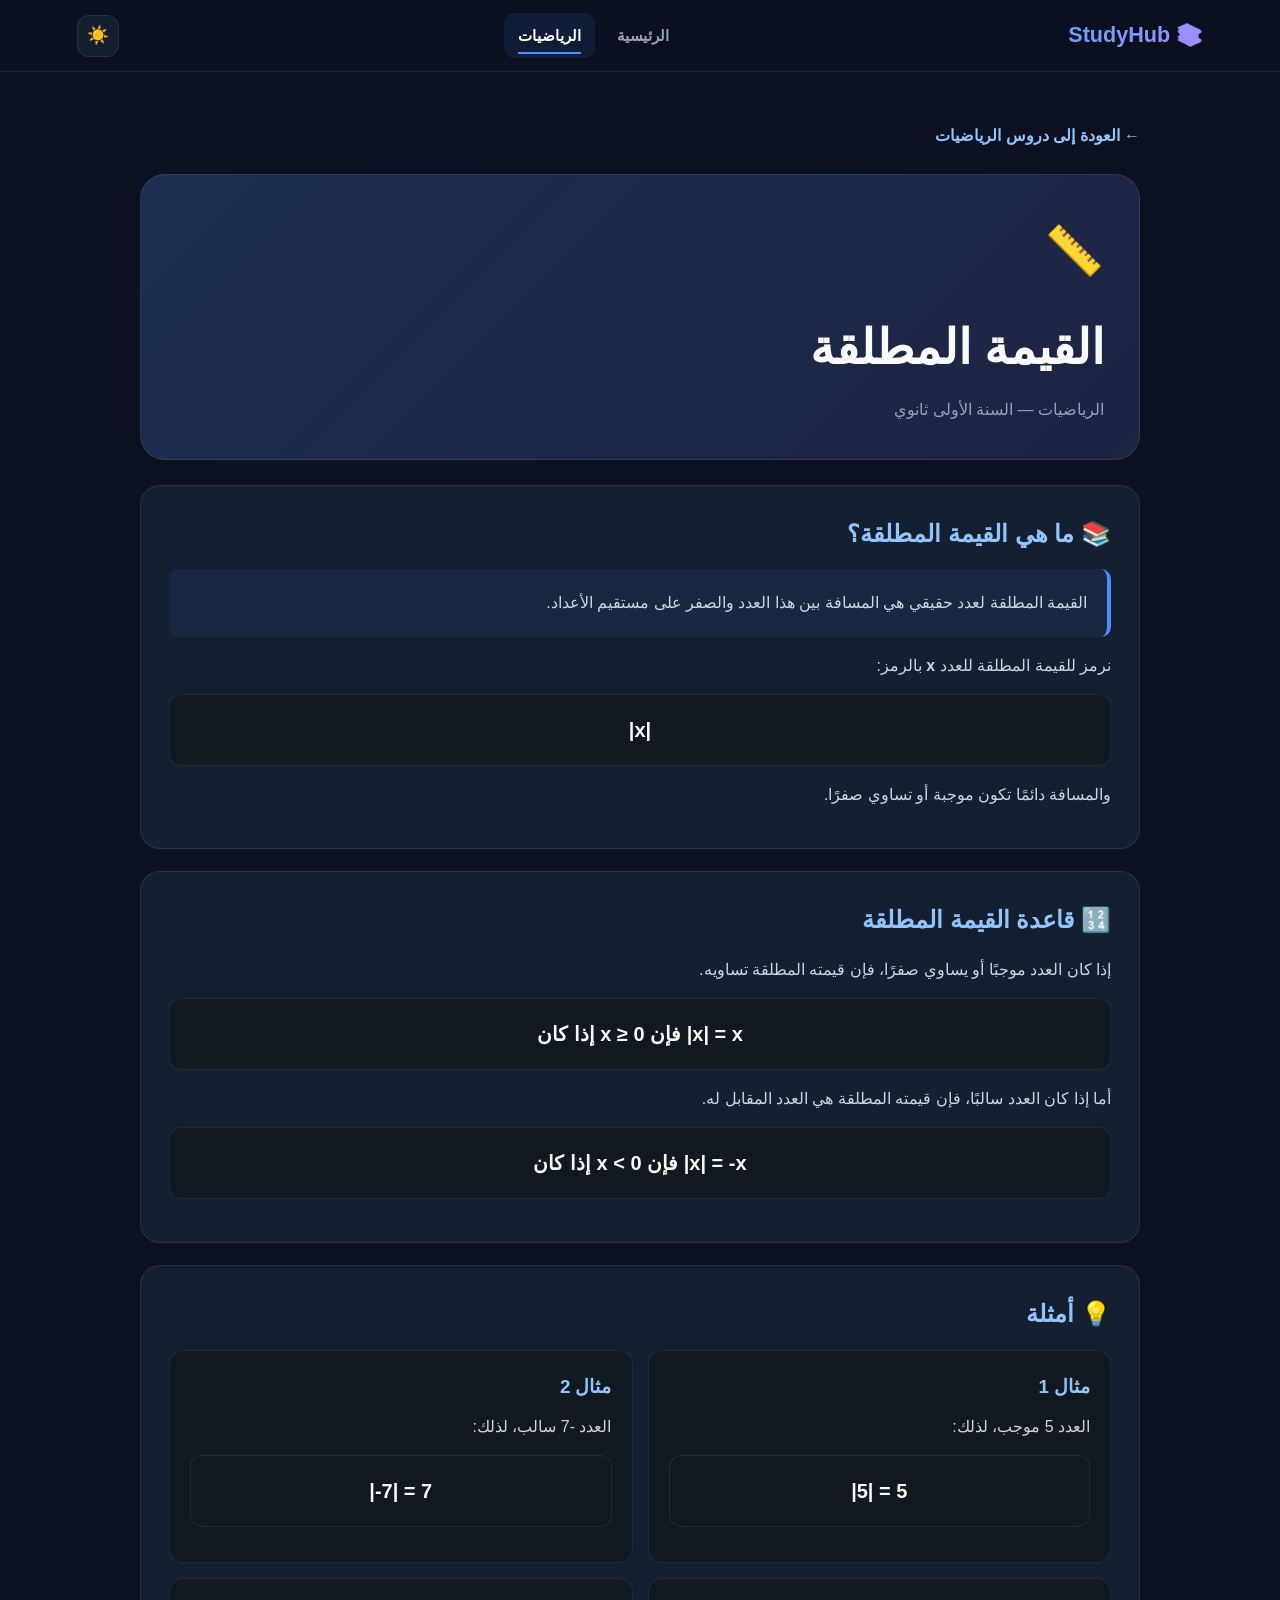
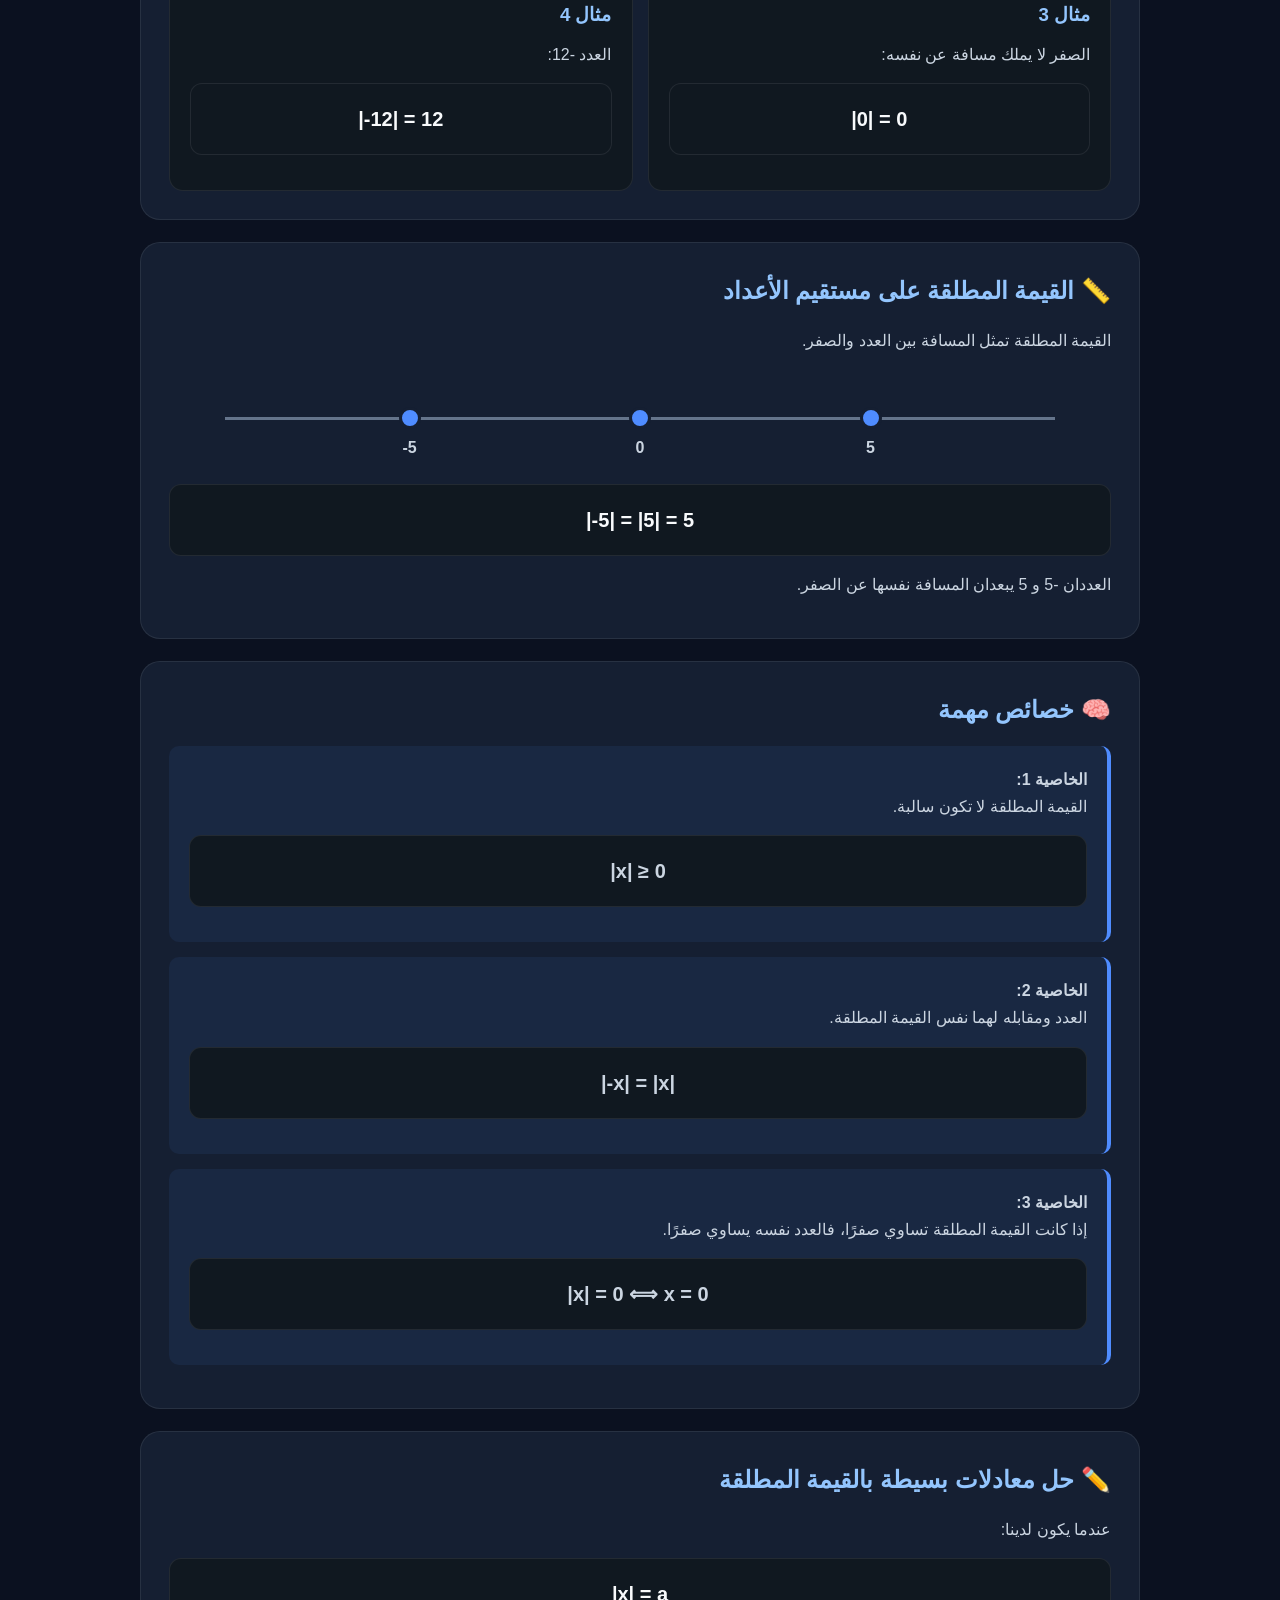
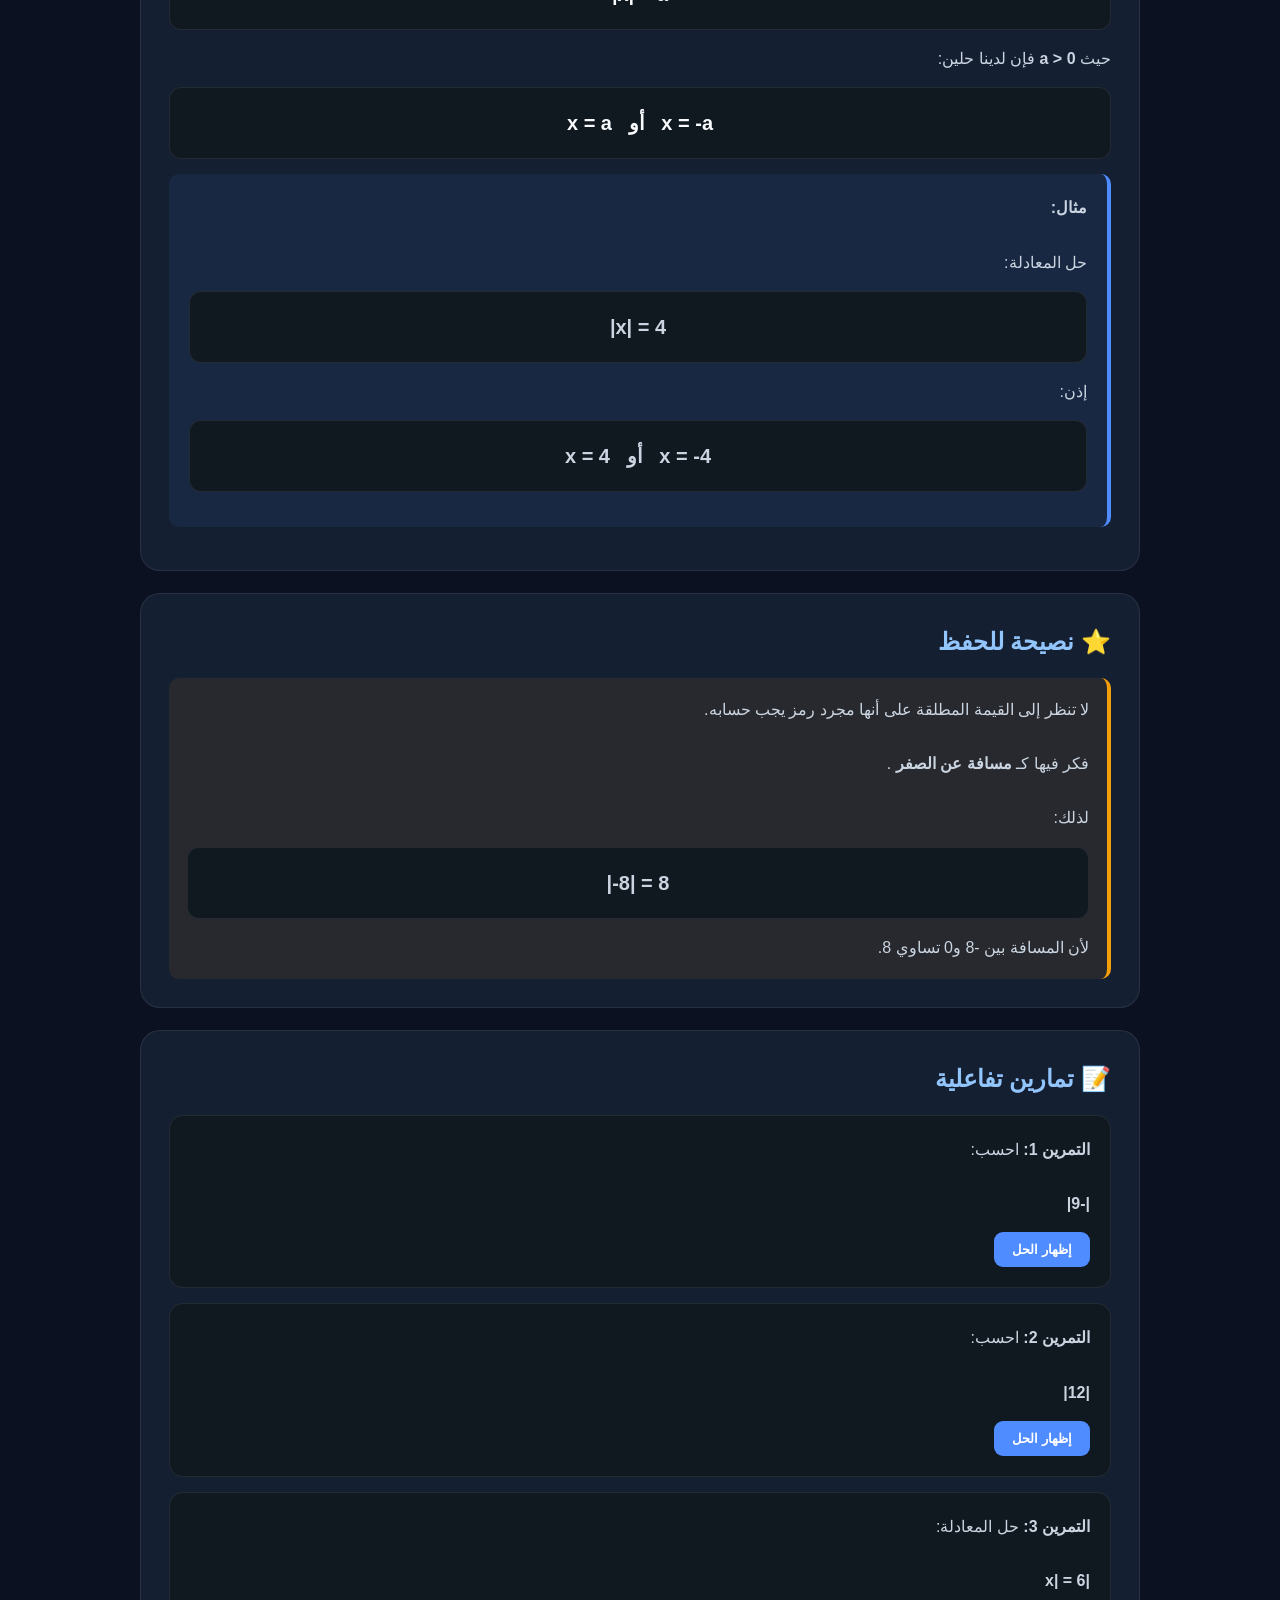
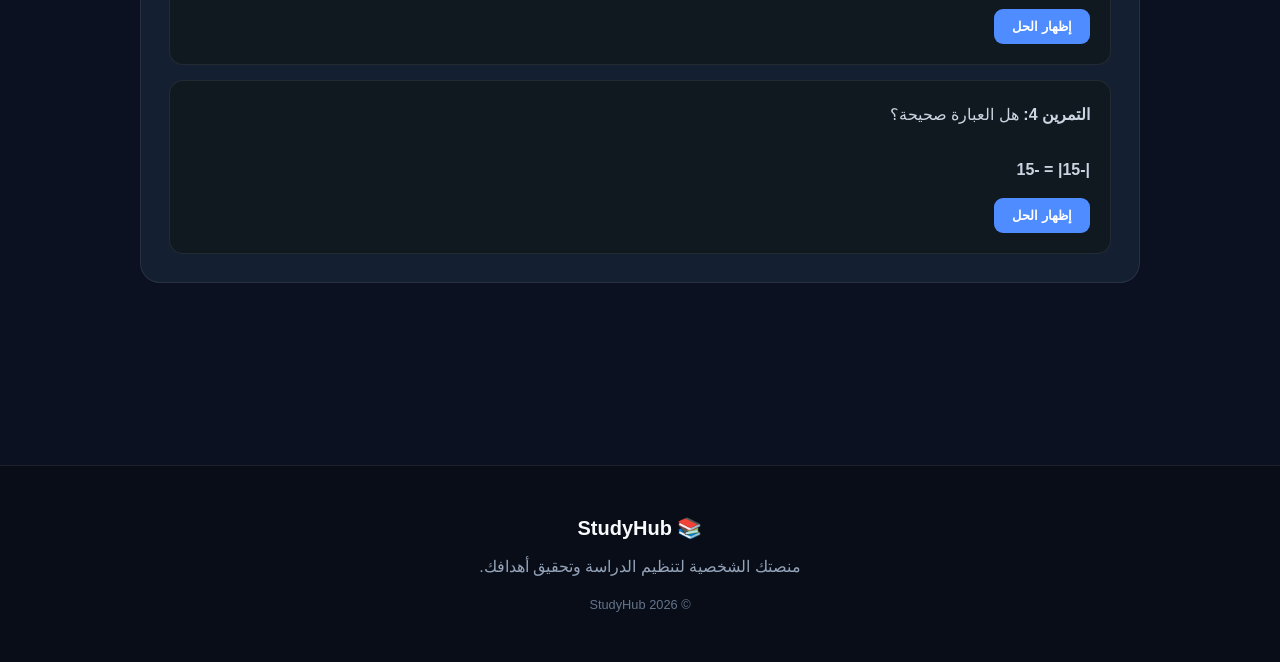
<file: math-lesson-3.html>
<!DOCTYPE html>
<html lang="ar" dir="rtl">

<head>

    <meta charset="UTF-8">

    <meta
        name="viewport"
        content="width=device-width, initial-scale=1.0"
    >

    <title>القيمة المطلقة | StudyHub</title>

    <link rel="stylesheet" href="style.css">

    <style>

        .lesson-page {
            width: min(1000px, 92%);
            margin: auto;
            padding: 50px 0 80px;
        }

        .back-link {
            display: inline-block;
            margin-bottom: 25px;

            color: #93c5fd;
            text-decoration: none;

            font-weight: 700;
        }

        .back-link:hover {
            color: white;
        }

        .lesson-header {
            padding: 35px;
            margin-bottom: 25px;

            background:
                linear-gradient(
                    135deg,
                    rgba(79, 140, 255, 0.14),
                    rgba(124, 92, 255, 0.08)
                ),
                var(--card);

            border: 1px solid var(--border);
            border-radius: 25px;
        }

        .lesson-icon {
            font-size: 3rem;
            margin-bottom: 15px;
        }

        .lesson-header h1 {
            font-size: clamp(2rem, 5vw, 3rem);
            margin-bottom: 8px;
        }

        .lesson-header p {
            color: var(--text-muted);
        }

        .lesson-card {
            padding: 28px;
            margin-bottom: 22px;

            background: var(--card);

            border: 1px solid var(--border);
            border-radius: 20px;
        }

        .lesson-card h2 {
            margin-bottom: 15px;
            color: #93c5fd;
        }

        .lesson-card h3 {
            margin: 18px 0 10px;
        }

        .lesson-card p {
            color: var(--text-light);
            margin-bottom: 12px;
        }

        .definition {
            padding: 20px;
            margin: 15px 0;

            background: rgba(79, 140, 255, 0.08);

            border-right: 4px solid #4f8cff;
            border-radius: 10px;

            color: var(--text-light);
        }

        .math-box {
            padding: 18px;
            margin: 15px 0;

            background: #101820;

            border: 1px solid var(--border);
            border-radius: 12px;

            text-align: center;

            font-size: 1.25rem;
            font-weight: bold;

            direction: ltr;
        }

        .examples {
            display: grid;
            grid-template-columns: repeat(2, 1fr);
            gap: 15px;
        }

        .example {
            padding: 20px;

            background: #101820;

            border: 1px solid var(--border);
            border-radius: 14px;
        }

        .example h3 {
            color: #93c5fd;
            margin-top: 0;
        }

        .tip {
            padding: 18px;

            background: rgba(245, 158, 11, 0.08);

            border-right: 4px solid #f59e0b;
            border-radius: 10px;

            color: var(--text-light);
        }

        .exercise {
            padding: 20px;
            margin-top: 15px;

            background: #101820;

            border: 1px solid var(--border);
            border-radius: 14px;
        }

        .exercise p {
            margin-bottom: 15px;
        }

        .answer-button {
            padding: 10px 18px;

            border: none;
            border-radius: 9px;

            background: #4f8cff;
            color: white;

            cursor: pointer;

            font-weight: 700;
        }

        .answer-button:hover {
            opacity: 0.9;
        }

        .answer {
            display: none;

            margin-top: 15px;
            padding: 12px;

            background: rgba(34, 197, 94, 0.1);

            border-right: 4px solid #22c55e;
            border-radius: 8px;

            color: #8ff0ad;
        }

        .number-line {
            position: relative;

            height: 80px;

            margin: 25px 10px;

            direction: ltr;
        }

        .number-line::before {
            content: "";

            position: absolute;

            top: 38px;
            left: 5%;
            right: 5%;

            height: 3px;

            background: #64748b;
        }

        .point {
            position: absolute;

            top: 28px;

            width: 22px;
            height: 22px;

            background: #4f8cff;

            border: 3px solid var(--card);

            border-radius: 50%;
        }

        .point-zero {
            left: 50%;
            transform: translateX(-50%);
        }

        .point-left {
            left: 25%;
            transform: translateX(-50%);
        }

        .point-right {
            left: 75%;
            transform: translateX(-50%);
        }

        .line-label {
            position: absolute;
            top: 55px;

            color: var(--text-light);
            font-weight: bold;
        }

        .label-left {
            left: 25%;
            transform: translateX(-50%);
        }

        .label-zero {
            left: 50%;
            transform: translateX(-50%);
        }

        .label-right {
            left: 75%;
            transform: translateX(-50%);
        }

        @media (max-width: 700px) {

            .lesson-header,
            .lesson-card {
                padding: 22px;
            }

            .examples {
                grid-template-columns: 1fr;
            }

        }

    </style>

</head>


<body>


    <!-- =========================
         الشريط العلوي
         ========================= -->

    <header class="navbar">

        <div class="logo">
            📚 StudyHub
        </div>

        <nav>

            <a href="index.html">
                الرئيسية
            </a>

            <a
                href="math.html"
                class="active">
                الرياضيات
            </a>

        </nav>

        <button
            id="themeButton"
            class="theme-button"
            aria-label="تغيير المظهر">

            🌙

        </button>

    </header>


    <main class="lesson-page">


        <!-- العودة -->

        <a
            href="math.html"
            class="back-link">

            ← العودة إلى دروس الرياضيات

        </a>


        <!-- رأس الدرس -->

        <section class="lesson-header">

            <div class="lesson-icon">
                📏
            </div>

            <h1>
                القيمة المطلقة
            </h1>

            <p>
                الرياضيات — السنة الأولى ثانوي
            </p>

        </section>


        <!-- التعريف -->

        <section class="lesson-card">

            <h2>
                📚 ما هي القيمة المطلقة؟
            </h2>

            <div class="definition">

                القيمة المطلقة لعدد حقيقي هي المسافة بين هذا العدد
                والصفر على مستقيم الأعداد.

            </div>

            <p>
                نرمز للقيمة المطلقة للعدد
                <strong>x</strong>
                بالرمز:
            </p>

            <div class="math-box">
                |x|
            </div>

            <p>
                والمسافة دائمًا تكون موجبة أو تساوي صفرًا.
            </p>

        </section>


        <!-- القاعدة -->

        <section class="lesson-card">

            <h2>
                🔢 قاعدة القيمة المطلقة
            </h2>

            <p>
                إذا كان العدد موجبًا أو يساوي صفرًا،
                فإن قيمته المطلقة تساويه.
            </p>

            <div class="math-box">
                إذا كان x ≥ 0 فإن |x| = x
            </div>

            <p>
                أما إذا كان العدد سالبًا،
                فإن قيمته المطلقة هي العدد المقابل له.
            </p>

            <div class="math-box">
                إذا كان x &lt; 0 فإن |x| = -x
            </div>

        </section>


        <!-- أمثلة -->

        <section class="lesson-card">

            <h2>
                💡 أمثلة
            </h2>

            <div class="examples">


                <div class="example">

                    <h3>
                        مثال 1
                    </h3>

                    <p>
                        العدد 5 موجب، لذلك:
                    </p>

                    <div class="math-box">
                        |5| = 5
                    </div>

                </div>


                <div class="example">

                    <h3>
                        مثال 2
                    </h3>

                    <p>
                        العدد -7 سالب، لذلك:
                    </p>

                    <div class="math-box">
                        |-7| = 7
                    </div>

                </div>


                <div class="example">

                    <h3>
                        مثال 3
                    </h3>

                    <p>
                        الصفر لا يملك مسافة عن نفسه:
                    </p>

                    <div class="math-box">
                        |0| = 0
                    </div>

                </div>


                <div class="example">

                    <h3>
                        مثال 4
                    </h3>

                    <p>
                        العدد -12:
                    </p>

                    <div class="math-box">
                        |-12| = 12
                    </div>

                </div>


            </div>

        </section>


        <!-- مستقيم الأعداد -->

        <section class="lesson-card">

            <h2>
                📏 القيمة المطلقة على مستقيم الأعداد
            </h2>

            <p>
                القيمة المطلقة تمثل المسافة بين العدد والصفر.
            </p>

            <div class="number-line">

                <div class="point point-left"></div>

                <div class="point point-zero"></div>

                <div class="point point-right"></div>

                <span class="line-label label-left">
                    -5
                </span>

                <span class="line-label label-zero">
                    0
                </span>

                <span class="line-label label-right">
                    5
                </span>

            </div>

            <div class="math-box">
                |-5| = |5| = 5
            </div>

            <p>
                العددان -5 و 5 يبعدان المسافة نفسها عن الصفر.
            </p>

        </section>


        <!-- خصائص -->

        <section class="lesson-card">

            <h2>
                🧠 خصائص مهمة
            </h2>

            <div class="definition">

                <strong>
                    الخاصية 1:
                </strong>

                <br>

                القيمة المطلقة لا تكون سالبة.

                <div class="math-box">
                    |x| ≥ 0
                </div>

            </div>


            <div class="definition">

                <strong>
                    الخاصية 2:
                </strong>

                <br>

                العدد ومقابله لهما نفس القيمة المطلقة.

                <div class="math-box">
                    |-x| = |x|
                </div>

            </div>


            <div class="definition">

                <strong>
                    الخاصية 3:
                </strong>

                <br>

                إذا كانت القيمة المطلقة تساوي صفرًا،
                فالعدد نفسه يساوي صفرًا.

                <div class="math-box">
                    |x| = 0 ⟺ x = 0
                </div>

            </div>

        </section>


        <!-- معادلات بسيطة -->

        <section class="lesson-card">

            <h2>
                ✏️ حل معادلات بسيطة بالقيمة المطلقة
            </h2>

            <p>
                عندما يكون لدينا:
            </p>

            <div class="math-box">
                |x| = a
            </div>

            <p>
                حيث
                <strong>a &gt; 0</strong>
                فإن لدينا حلين:
            </p>

            <div class="math-box">
                x = a &nbsp; أو &nbsp; x = -a
            </div>


            <div class="definition">

                <strong>
                    مثال:
                </strong>

                <br><br>

                حل المعادلة:

                <div class="math-box">
                    |x| = 4
                </div>

                إذن:

                <div class="math-box">
                    x = 4 &nbsp; أو &nbsp; x = -4
                </div>

            </div>

        </section>


        <!-- نصيحة -->

        <section class="lesson-card">

            <h2>
                ⭐ نصيحة للحفظ
            </h2>

            <div class="tip">

                لا تنظر إلى القيمة المطلقة على أنها مجرد
                رمز يجب حسابه.

                <br><br>

                فكر فيها كـ
                <strong>
                    مسافة عن الصفر
                </strong>.

                <br><br>

                لذلك:

                <div class="math-box">
                    |-8| = 8
                </div>

                لأن المسافة بين -8 و0 تساوي 8.

            </div>

        </section>


        <!-- تمارين -->

        <section class="lesson-card">

            <h2>
                📝 تمارين تفاعلية
            </h2>


            <div class="exercise">

                <p>

                    <strong>
                        التمرين 1:
                    </strong>

                    احسب:

                    <br><br>

                    <strong>
                        |-9|
                    </strong>

                </p>

                <button
                    class="answer-button"
                    onclick="showAnswer('answer1')">

                    إظهار الحل

                </button>

                <div
                    id="answer1"
                    class="answer">

                    |-9| = 9

                </div>

            </div>


            <div class="exercise">

                <p>

                    <strong>
                        التمرين 2:
                    </strong>

                    احسب:

                    <br><br>

                    <strong>
                        |12|
                    </strong>

                </p>

                <button
                    class="answer-button"
                    onclick="showAnswer('answer2')">

                    إظهار الحل

                </button>

                <div
                    id="answer2"
                    class="answer">

                    |12| = 12

                </div>

            </div>


            <div class="exercise">

                <p>

                    <strong>
                        التمرين 3:
                    </strong>

                    حل المعادلة:

                    <br><br>

                    <strong>
                        |x| = 6
                    </strong>

                </p>

                <button
                    class="answer-button"
                    onclick="showAnswer('answer3')">

                    إظهار الحل

                </button>

                <div
                    id="answer3"
                    class="answer">

                    x = 6 أو x = -6

                </div>

            </div>


            <div class="exercise">

                <p>

                    <strong>
                        التمرين 4:
                    </strong>

                    هل العبارة صحيحة؟

                    <br><br>

                    <strong>
                        |-15| = -15
                    </strong>

                </p>

                <button
                    class="answer-button"
                    onclick="showAnswer('answer4')">

                    إظهار الحل

                </button>

                <div
                    id="answer4"
                    class="answer">

                    لا، العبارة خاطئة.

                    <br><br>

                    |-15| = 15

                </div>

            </div>


        </section>


    </main>


    <!-- التذييل -->

    <footer>

        <div class="footer-logo">
            📚 StudyHub
        </div>

        <p>
            منصتك الشخصية لتنظيم الدراسة وتحقيق أهدافك.
        </p>

        <span>
            © 2026 StudyHub
        </span>

    </footer>


    <script>

        const themeButton =
            document.getElementById("themeButton");


        let darkMode =
            localStorage.getItem("studyhub_theme") !== "light";


        function updateTheme() {

            if (darkMode) {

                document.body.classList.remove(
                    "light-mode"
                );

                themeButton.textContent = "☀️";

            } else {

                document.body.classList.add(
                    "light-mode"
                );

                themeButton.textContent = "🌙";

            }

        }


        themeButton.addEventListener(
            "click",
            () => {

                darkMode = !darkMode;

                localStorage.setItem(
                    "studyhub_theme",
                    darkMode ? "dark" : "light"
                );

                updateTheme();

            }
        );


        function showAnswer(id) {

            const answer =
                document.getElementById(id);

            if (answer.style.display === "block") {

                answer.style.display = "none";

            } else {

                answer.style.display = "block";

            }

        }


        updateTheme();

    </script>


</body>

</html>
</file>
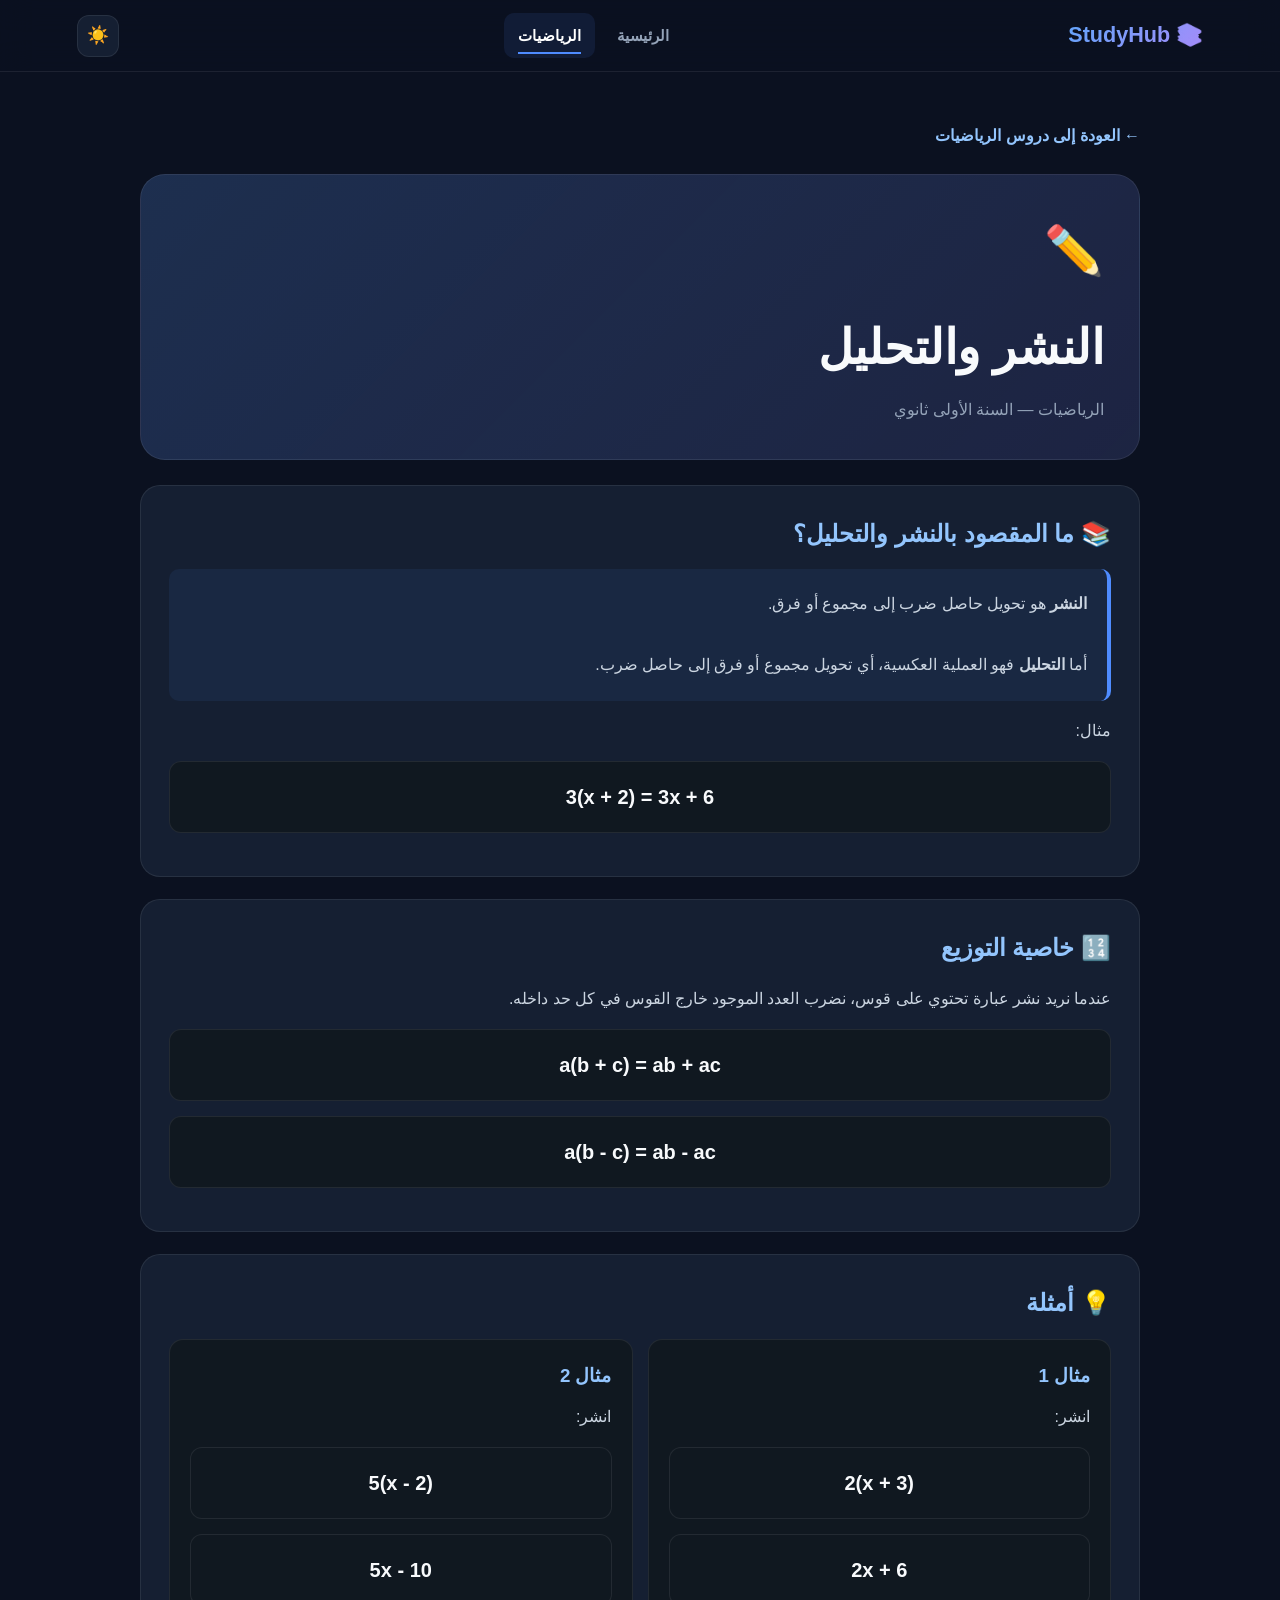
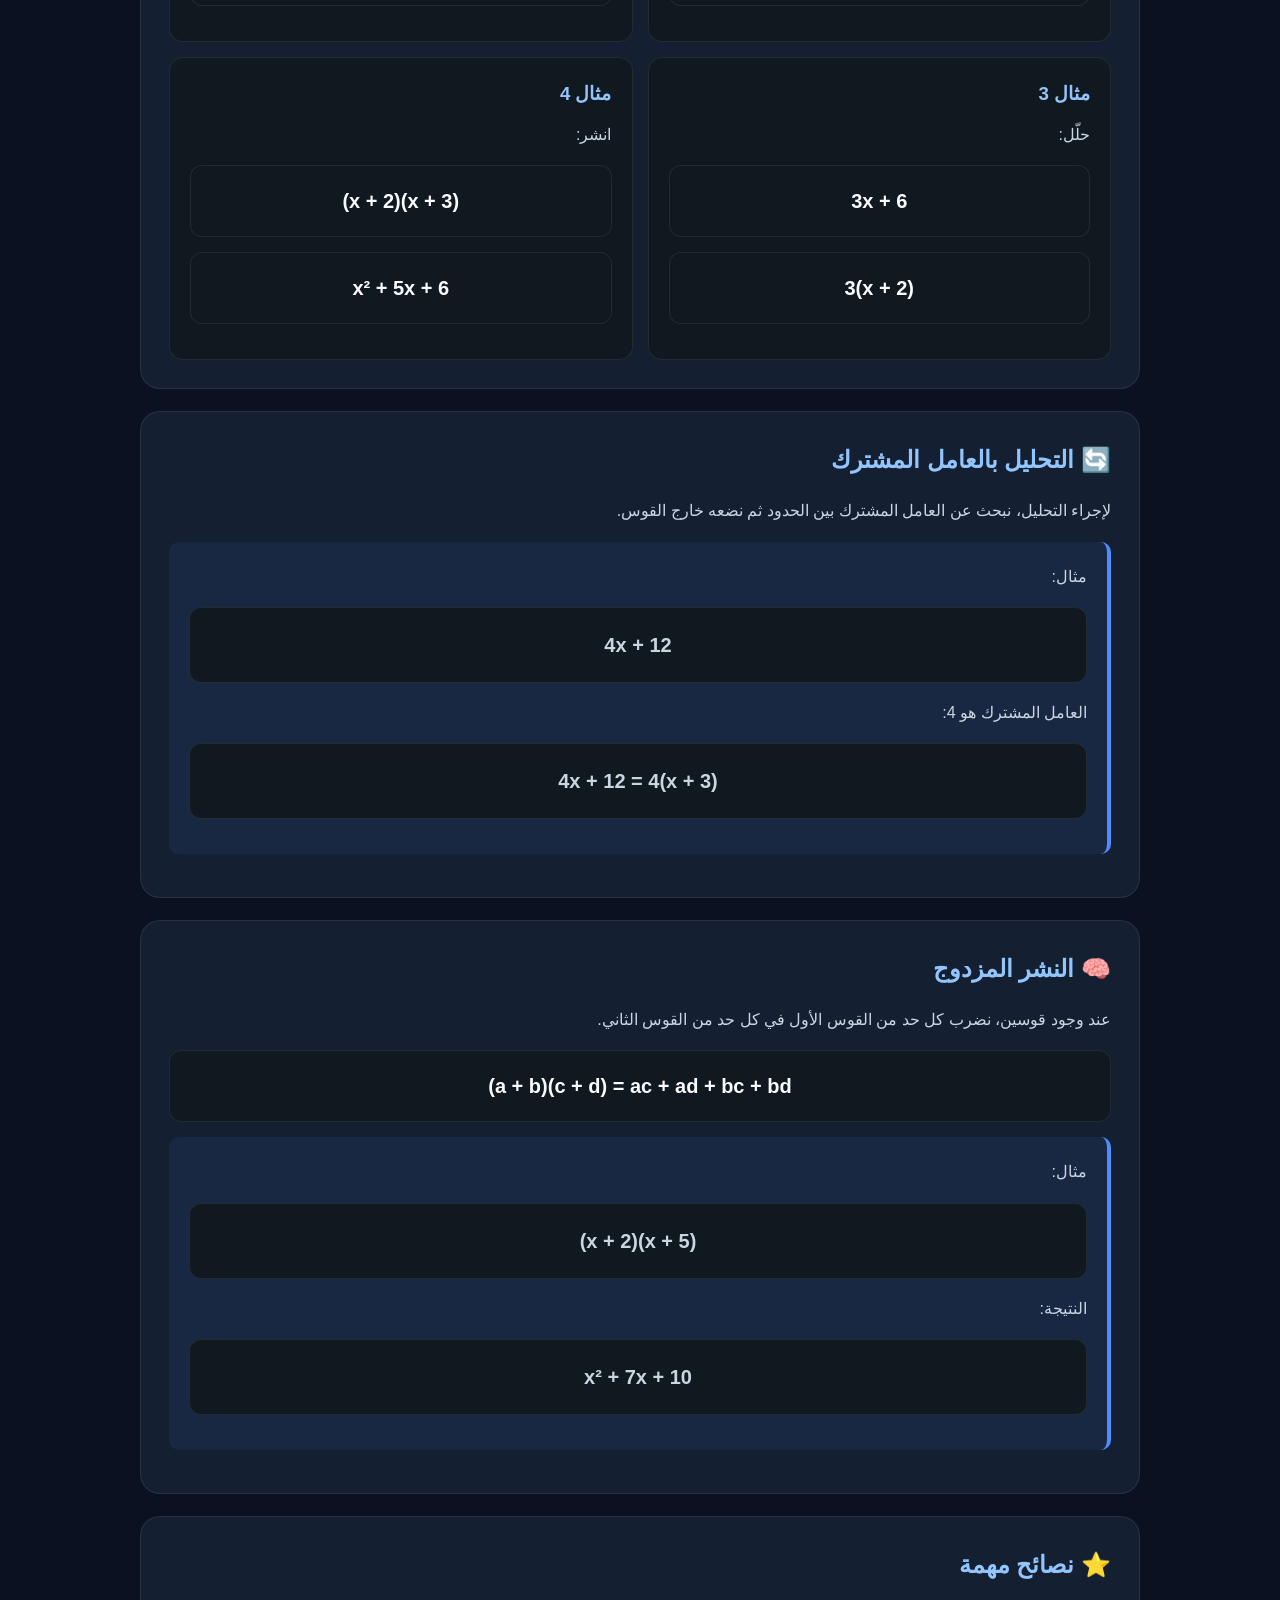
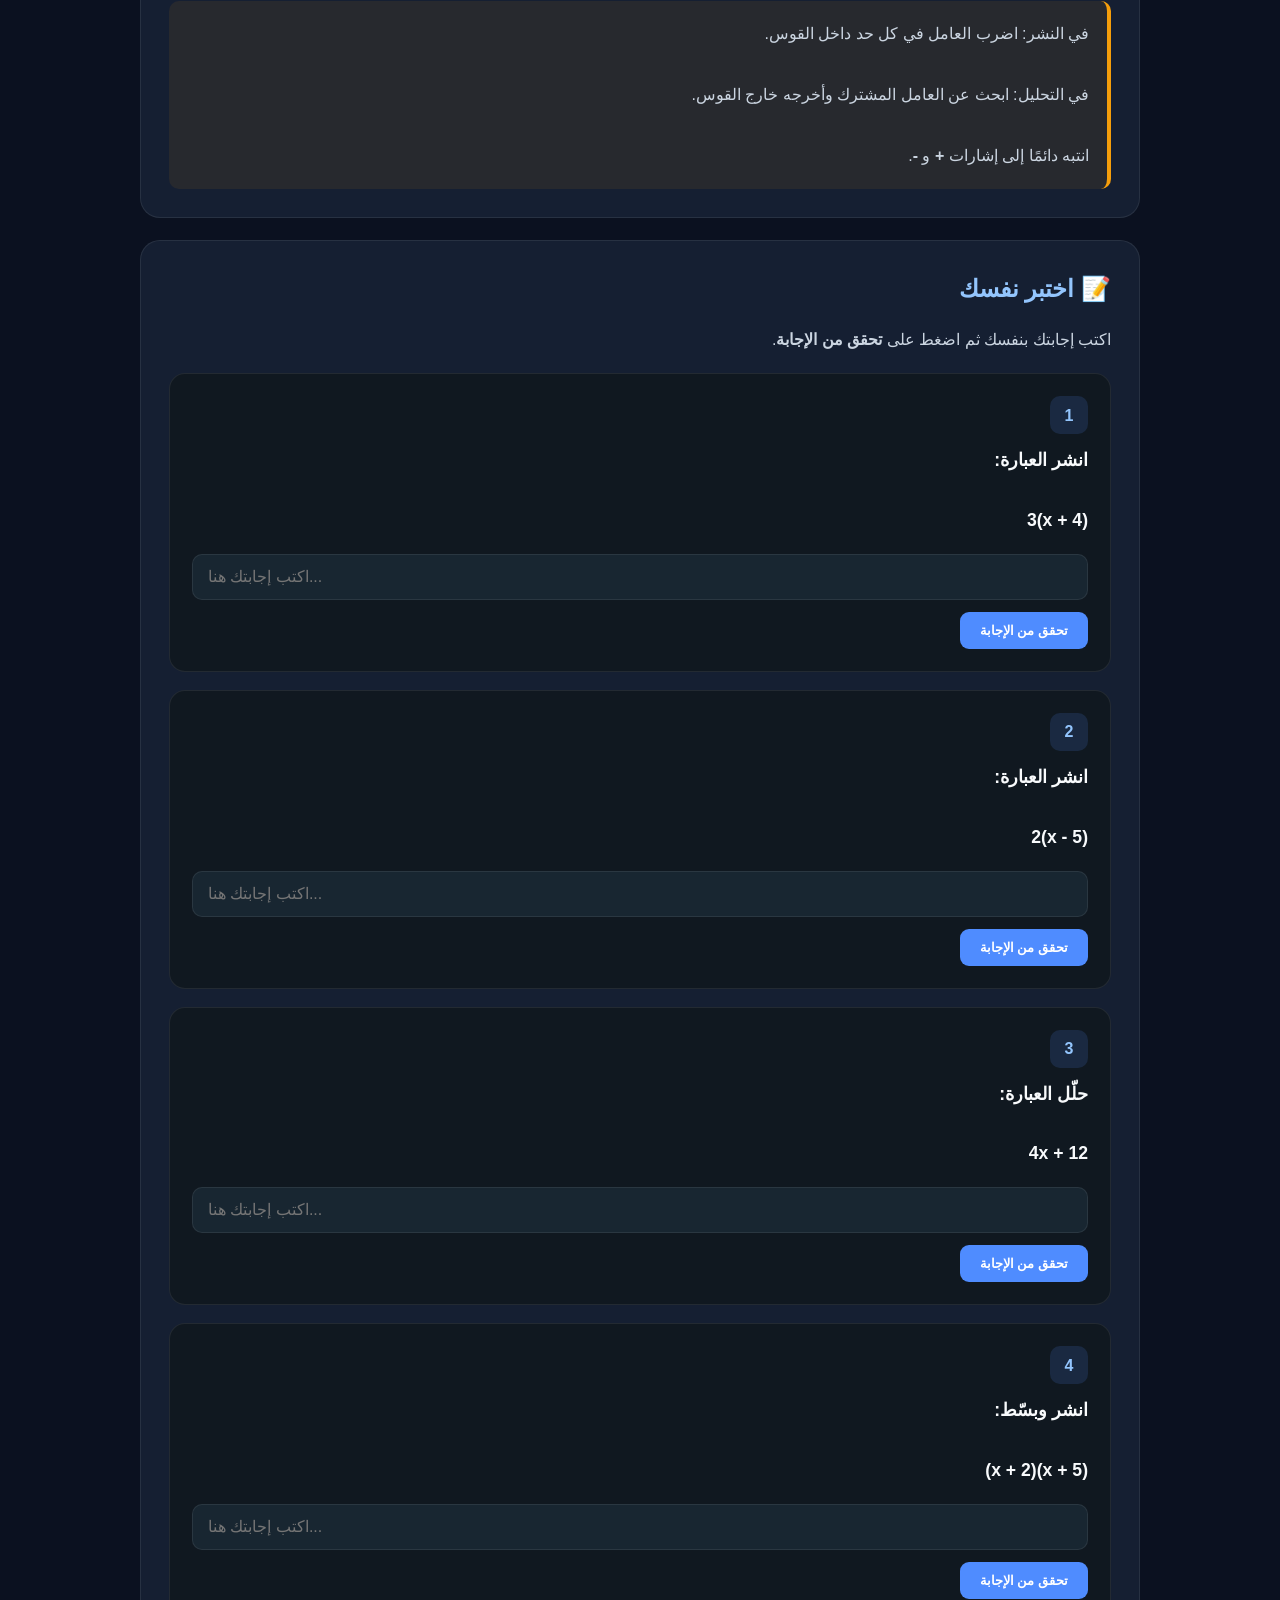
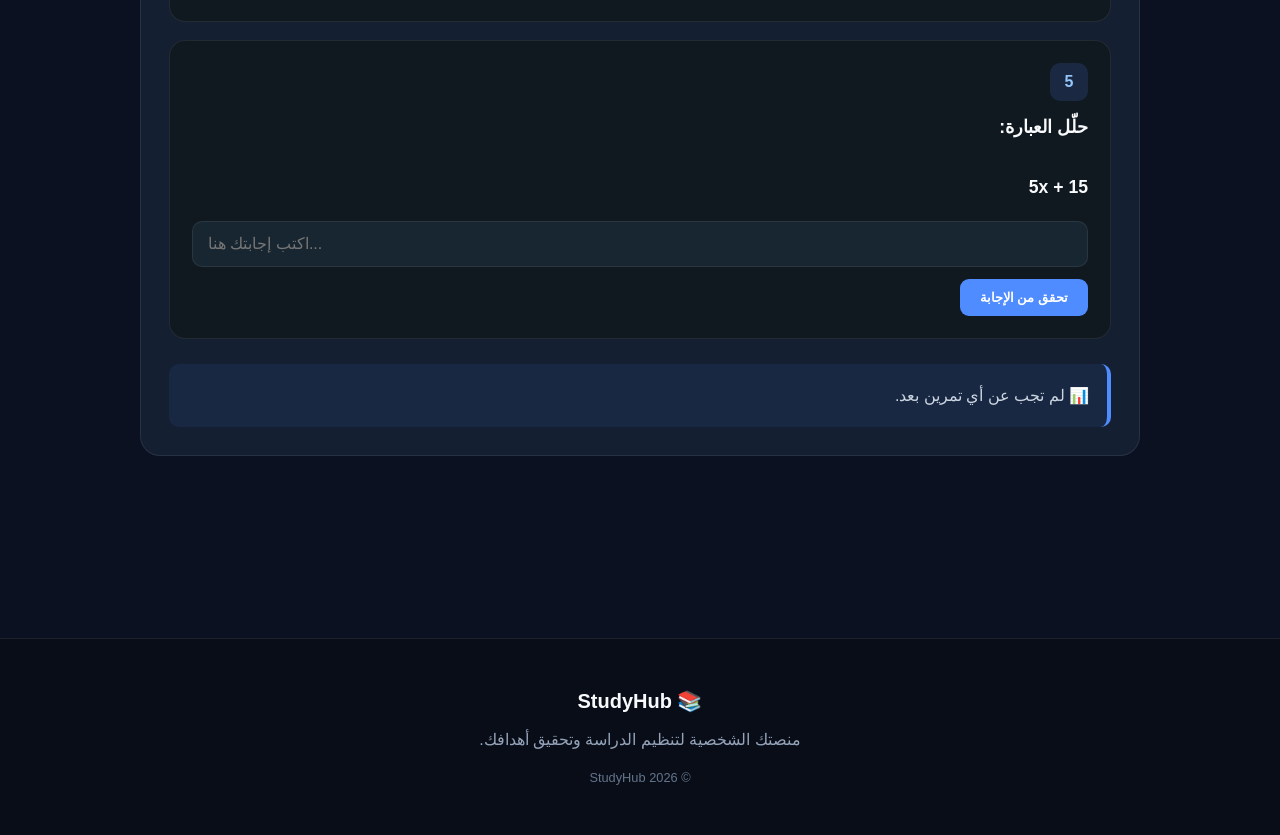
<file: math-lesson-4.html>
<!DOCTYPE html>
<html lang="ar" dir="rtl">

<head>

    <meta charset="UTF-8">

    <meta
        name="viewport"
        content="width=device-width, initial-scale=1.0"
    >

    <title>النشر والتحليل | StudyHub</title>

    <link rel="stylesheet" href="style.css">

    <style>

        .lesson-page {
            width: min(1000px, 92%);
            margin: auto;
            padding: 50px 0 80px;
        }

        .back-link {
            display: inline-block;
            margin-bottom: 25px;
            color: #93c5fd;
            text-decoration: none;
            font-weight: 700;
        }

        .back-link:hover {
            color: white;
        }

        .lesson-header {
            padding: 35px;
            margin-bottom: 25px;

            background:
                linear-gradient(
                    135deg,
                    rgba(79, 140, 255, 0.14),
                    rgba(124, 92, 255, 0.08)
                ),
                var(--card);

            border: 1px solid var(--border);
            border-radius: 25px;
        }

        .lesson-icon {
            font-size: 3rem;
            margin-bottom: 15px;
        }

        .lesson-header h1 {
            font-size: clamp(2rem, 5vw, 3rem);
            margin-bottom: 8px;
        }

        .lesson-header p {
            color: var(--text-muted);
        }

        .lesson-card {
            padding: 28px;
            margin-bottom: 22px;

            background: var(--card);

            border: 1px solid var(--border);
            border-radius: 20px;
        }

        .lesson-card h2 {
            margin-bottom: 15px;
            color: #93c5fd;
        }

        .lesson-card h3 {
            margin: 18px 0 10px;
        }

        .lesson-card p {
            color: var(--text-light);
            margin-bottom: 12px;
            line-height: 1.9;
        }

        .definition {
            padding: 20px;
            margin: 15px 0;

            background: rgba(79, 140, 255, 0.08);

            border-right: 4px solid #4f8cff;
            border-radius: 10px;

            color: var(--text-light);
            line-height: 1.9;
        }

        .math-box {
            padding: 18px;
            margin: 15px 0;

            background: #101820;

            border: 1px solid var(--border);
            border-radius: 12px;

            text-align: center;

            font-size: 1.25rem;
            font-weight: bold;

            direction: ltr;
        }

        .examples {
            display: grid;
            grid-template-columns: repeat(2, 1fr);
            gap: 15px;
        }

        .example {
            padding: 20px;

            background: #101820;

            border: 1px solid var(--border);
            border-radius: 14px;
        }

        .example h3 {
            color: #93c5fd;
            margin-top: 0;
        }

        .tip {
            padding: 18px;

            background: rgba(245, 158, 11, 0.08);

            border-right: 4px solid #f59e0b;
            border-radius: 10px;

            color: var(--text-light);
            line-height: 1.9;
        }


        /* =========================
           التمارين
           ========================= */

        .exercise {
            padding: 22px;
            margin-top: 18px;

            background: #101820;

            border: 1px solid var(--border);
            border-radius: 16px;
        }

        .exercise-number {
            display: inline-flex;

            width: 38px;
            height: 38px;

            align-items: center;
            justify-content: center;

            margin-bottom: 12px;

            background: rgba(79, 140, 255, 0.15);

            color: #93c5fd;

            border-radius: 10px;

            font-weight: 800;
        }

        .question {
            font-size: 1.1rem;
            font-weight: 700;

            margin-bottom: 18px;
        }

        .answer-input {
            width: 100%;

            padding: 13px 15px;

            background: #182631;

            border: 1px solid var(--border);
            border-radius: 10px;

            color: white;

            font-size: 1rem;

            outline: none;

            box-sizing: border-box;
        }

        .answer-input:focus {
            border-color: #4f8cff;
        }

        .check-button {
            margin-top: 12px;

            padding: 11px 20px;

            background: #4f8cff;

            border: none;
            border-radius: 9px;

            color: white;

            cursor: pointer;

            font-weight: 700;
        }

        .check-button:hover {
            opacity: 0.9;
        }

        .result {
            display: none;

            margin-top: 15px;
            padding: 13px;

            border-radius: 10px;

            font-weight: 700;
        }

        .correct {
            display: block;

            background: rgba(34, 197, 94, 0.12);

            border-right: 4px solid #22c55e;

            color: #8ff0ad;
        }

        .wrong {
            display: block;

            background: rgba(239, 68, 68, 0.12);

            border-right: 4px solid #ef4444;

            color: #ff8f8f;
        }

        .saved-status {
            margin-top: 25px;
            padding: 18px;

            background: rgba(79, 140, 255, 0.08);

            border-right: 4px solid #4f8cff;

            border-radius: 10px;

            color: var(--text-light);
        }


        @media (max-width: 700px) {

            .lesson-header,
            .lesson-card {
                padding: 22px;
            }

            .examples {
                grid-template-columns: 1fr;
            }

        }

    </style>

</head>


<body>


    <!-- الشريط العلوي -->

    <header class="navbar">

        <div class="logo">
            📚 StudyHub
        </div>

        <nav>

            <a href="index.html">
                الرئيسية
            </a>

            <a
                href="math.html"
                class="active">

                الرياضيات

            </a>

        </nav>

        <button
            id="themeButton"
            class="theme-button"
            aria-label="تغيير المظهر">

            🌙

        </button>

    </header>


    <main class="lesson-page">


        <a
            href="math.html"
            class="back-link">

            ← العودة إلى دروس الرياضيات

        </a>


        <!-- رأس الدرس -->

        <section class="lesson-header">

            <div class="lesson-icon">
                ✏️
            </div>

            <h1>
                النشر والتحليل
            </h1>

            <p>
                الرياضيات — السنة الأولى ثانوي
            </p>

        </section>


        <!-- المقدمة -->

        <section class="lesson-card">

            <h2>
                📚 ما المقصود بالنشر والتحليل؟
            </h2>

            <div class="definition">

                <strong>النشر</strong>
                هو تحويل حاصل ضرب إلى مجموع أو فرق.

                <br><br>

                أما
                <strong>التحليل</strong>
                فهو العملية العكسية، أي تحويل مجموع أو فرق
                إلى حاصل ضرب.

            </div>

            <p>
                مثال:
            </p>

            <div class="math-box">
                3(x + 2) = 3x + 6
            </div>

        </section>


        <!-- خاصية التوزيع -->

        <section class="lesson-card">

            <h2>
                🔢 خاصية التوزيع
            </h2>

            <p>
                عندما نريد نشر عبارة تحتوي على قوس،
                نضرب العدد الموجود خارج القوس في كل حد داخله.
            </p>

            <div class="math-box">
                a(b + c) = ab + ac
            </div>

            <div class="math-box">
                a(b - c) = ab - ac
            </div>

        </section>


        <!-- أمثلة -->

        <section class="lesson-card">

            <h2>
                💡 أمثلة
            </h2>

            <div class="examples">


                <div class="example">

                    <h3>
                        مثال 1
                    </h3>

                    <p>
                        انشر:
                    </p>

                    <div class="math-box">
                        2(x + 3)
                    </div>

                    <div class="math-box">
                        2x + 6
                    </div>

                </div>


                <div class="example">

                    <h3>
                        مثال 2
                    </h3>

                    <p>
                        انشر:
                    </p>

                    <div class="math-box">
                        5(x - 2)
                    </div>

                    <div class="math-box">
                        5x - 10
                    </div>

                </div>


                <div class="example">

                    <h3>
                        مثال 3
                    </h3>

                    <p>
                        حلّل:
                    </p>

                    <div class="math-box">
                        3x + 6
                    </div>

                    <div class="math-box">
                        3(x + 2)
                    </div>

                </div>


                <div class="example">

                    <h3>
                        مثال 4
                    </h3>

                    <p>
                        انشر:
                    </p>

                    <div class="math-box">
                        (x + 2)(x + 3)
                    </div>

                    <div class="math-box">
                        x² + 5x + 6
                    </div>

                </div>


            </div>

        </section>


        <!-- التحليل -->

        <section class="lesson-card">

            <h2>
                🔄 التحليل بالعامل المشترك
            </h2>

            <p>
                لإجراء التحليل، نبحث عن العامل المشترك بين الحدود
                ثم نضعه خارج القوس.
            </p>

            <div class="definition">

                مثال:

                <div class="math-box">
                    4x + 12
                </div>

                العامل المشترك هو 4:

                <div class="math-box">
                    4x + 12 = 4(x + 3)
                </div>

            </div>

        </section>


        <!-- النشر المزدوج -->

        <section class="lesson-card">

            <h2>
                🧠 النشر المزدوج
            </h2>

            <p>
                عند وجود قوسين، نضرب كل حد من القوس الأول
                في كل حد من القوس الثاني.
            </p>

            <div class="math-box">
                (a + b)(c + d) = ac + ad + bc + bd
            </div>

            <div class="definition">

                مثال:

                <div class="math-box">
                    (x + 2)(x + 5)
                </div>

                النتيجة:

                <div class="math-box">
                    x² + 7x + 10
                </div>

            </div>

        </section>


        <!-- نصائح -->

        <section class="lesson-card">

            <h2>
                ⭐ نصائح مهمة
            </h2>

            <div class="tip">

                في النشر:
                اضرب العامل في كل حد داخل القوس.

                <br><br>

                في التحليل:
                ابحث عن العامل المشترك وأخرجه خارج القوس.

                <br><br>

                انتبه دائمًا إلى إشارات
                <strong>+</strong>
                و
                <strong>-</strong>.

            </div>

        </section>


        <!-- =========================
             التمارين الحقيقية
             ========================= -->

        <section class="lesson-card">

            <h2>
                📝 اختبر نفسك
            </h2>

            <p>
                اكتب إجابتك بنفسك ثم اضغط على
                <strong>تحقق من الإجابة</strong>.
            </p>


            <!-- التمرين 1 -->

            <div class="exercise">

                <div class="exercise-number">
                    1
                </div>

                <div class="question">

                    انشر العبارة:

                    <br><br>

                    <span dir="ltr">
                        3(x + 4)
                    </span>

                </div>

                <input
                    type="text"
                    id="answer1"
                    class="answer-input"
                    placeholder="اكتب إجابتك هنا..."
                    dir="ltr"
                >

                <button
                    class="check-button"
                    onclick="checkAnswer(1)">

                    تحقق من الإجابة

                </button>

                <div
                    id="result1"
                    class="result">

                </div>

            </div>


            <!-- التمرين 2 -->

            <div class="exercise">

                <div class="exercise-number">
                    2
                </div>

                <div class="question">

                    انشر العبارة:

                    <br><br>

                    <span dir="ltr">
                        2(x - 5)
                    </span>

                </div>

                <input
                    type="text"
                    id="answer2"
                    class="answer-input"
                    placeholder="اكتب إجابتك هنا..."
                    dir="ltr"
                >

                <button
                    class="check-button"
                    onclick="checkAnswer(2)">

                    تحقق من الإجابة

                </button>

                <div
                    id="result2"
                    class="result">

                </div>

            </div>


            <!-- التمرين 3 -->

            <div class="exercise">

                <div class="exercise-number">
                    3
                </div>

                <div class="question">

                    حلّل العبارة:

                    <br><br>

                    <span dir="ltr">
                        4x + 12
                    </span>

                </div>

                <input
                    type="text"
                    id="answer3"
                    class="answer-input"
                    placeholder="اكتب إجابتك هنا..."
                    dir="ltr"
                >

                <button
                    class="check-button"
                    onclick="checkAnswer(3)">

                    تحقق من الإجابة

                </button>

                <div
                    id="result3"
                    class="result">

                </div>

            </div>


            <!-- التمرين 4 -->

            <div class="exercise">

                <div class="exercise-number">
                    4
                </div>

                <div class="question">

                    انشر وبسّط:

                    <br><br>

                    <span dir="ltr">
                        (x + 2)(x + 5)
                    </span>

                </div>

                <input
                    type="text"
                    id="answer4"
                    class="answer-input"
                    placeholder="اكتب إجابتك هنا..."
                    dir="ltr"
                >

                <button
                    class="check-button"
                    onclick="checkAnswer(4)">

                    تحقق من الإجابة

                </button>

                <div
                    id="result4"
                    class="result">

                </div>

            </div>


            <!-- التمرين 5 -->

            <div class="exercise">

                <div class="exercise-number">
                    5
                </div>

                <div class="question">

                    حلّل العبارة:

                    <br><br>

                    <span dir="ltr">
                        5x + 15
                    </span>

                </div>

                <input
                    type="text"
                    id="answer5"
                    class="answer-input"
                    placeholder="اكتب إجابتك هنا..."
                    dir="ltr"
                >

                <button
                    class="check-button"
                    onclick="checkAnswer(5)">

                    تحقق من الإجابة

                </button>

                <div
                    id="result5"
                    class="result">

                </div>

            </div>


            <div
                id="savedStatus"
                class="saved-status">

                📊 لم تجب عن أي تمرين بعد.

            </div>


        </section>


    </main>


    <!-- التذييل -->

    <footer>

        <div class="footer-logo">
            📚 StudyHub
        </div>

        <p>
            منصتك الشخصية لتنظيم الدراسة وتحقيق أهدافك.
        </p>

        <span>
            © 2026 StudyHub
        </span>

    </footer>


    <script>

        /* =========================
           الوضع الليلي
           ========================= */

        const themeButton =
            document.getElementById("themeButton");


        let darkMode =
            localStorage.getItem("studyhub_theme") !== "light";


        function updateTheme() {

            if (darkMode) {

                document.body.classList.remove(
                    "light-mode"
                );

                themeButton.textContent = "☀️";

            } else {

                document.body.classList.add(
                    "light-mode"
                );

                themeButton.textContent = "🌙";

            }

        }


        themeButton.addEventListener(
            "click",
            () => {

                darkMode = !darkMode;

                localStorage.setItem(
                    "studyhub_theme",
                    darkMode ? "dark" : "light"
                );

                updateTheme();

            }
        );


        /* =========================
           إجابات التمارين
           ========================= */

        const correctAnswers = {

            1: [
                "3x+12",
                "12+3x",
                "3x + 12"
            ],

            2: [
                "2x-10",
                "2x - 10",
                "-10+2x"
            ],

            3: [
                "4(x+3)",
                "4(x + 3)"
            ],

            4: [
                "x²+7x+10",
                "x² + 7x + 10",
                "x^2+7x+10",
                "x^2 + 7x + 10"
            ],

            5: [
                "5(x+3)",
                "5(x + 3)"
            ]

        };


        /*
         * تنظيف الإجابة قبل المقارنة
         */

        function normalizeAnswer(answer) {

            return answer
                .trim()
                .toLowerCase()
                .replace(/\s+/g, "")
                .replace(/−/g, "-")
                .replace(/×/g, "")
                .replace(/²/g, "^2");

        }


        /*
         * التحقق من الإجابة
         */

        function checkAnswer(number) {

            const input =
                document.getElementById(
                    "answer" + number
                );

            const result =
                document.getElementById(
                    "result" + number
                );


            const userAnswer =
                normalizeAnswer(input.value);


            if (!userAnswer) {

                result.className = "result wrong";

                result.textContent =
                    "⚠️ اكتب إجابتك أولًا.";

                return;

            }


            const isCorrect =
                correctAnswers[number]
                    .some(
                        answer =>
                            normalizeAnswer(answer)
                            === userAnswer
                    );


            /*
             * تحميل النتائج القديمة
             */

            let progress =
                JSON.parse(
                    localStorage.getItem(
                        "studyhub_math_exercises"
                    )
                ) || {};


            /*
             * إذا كانت الإجابة صحيحة
             */

            if (isCorrect) {

                result.className =
                    "result correct";

                result.textContent =
                    "✅ إجابة صحيحة! تم حفظ التمرين كمُنجز.";

                progress[number] = {
                    status: "correct",
                    answer: input.value,
                    date: new Date().toISOString()
                };

            }


            /*
             * إذا كانت الإجابة خاطئة
             */

            else {

                result.className =
                    "result wrong";

                result.textContent =
                    "❌ إجابة خاطئة. تم حفظها كمحاولة خاطئة.";

                progress[number] = {
                    status: "wrong",
                    answer: input.value,
                    date: new Date().toISOString()
                };

            }


            /*
             * حفظ النتيجة
             */

            localStorage.setItem(
                "studyhub_math_exercises",
                JSON.stringify(progress)
            );


            updateSavedStatus();

        }


        /*
         * عرض عدد الإجابات الصحيحة والخاطئة
         */

        function updateSavedStatus() {

            const progress =
                JSON.parse(
                    localStorage.getItem(
                        "studyhub_math_exercises"
                    )
                ) || {};


            let correct = 0;
            let wrong = 0;


            Object.values(progress).forEach(
                item => {

                    if (item.status === "correct") {
                        correct++;
                    }

                    if (item.status === "wrong") {
                        wrong++;
                    }

                }
            );


            const total =
                correct + wrong;


            const savedStatus =
                document.getElementById(
                    "savedStatus"
                );


            if (total === 0) {

                savedStatus.textContent =
                    "📊 لم تجب عن أي تمرين بعد.";

                return;

            }


            savedStatus.innerHTML =
                "📊 النتائج المحفوظة: " +
                "<strong>" +
                correct +
                "</strong> صحيحة — " +
                "<strong>" +
                wrong +
                "</strong> خاطئة";


        }


        /*
         * استرجاع الإجابات المحفوظة
         */

        function loadSavedAnswers() {

            const progress =
                JSON.parse(
                    localStorage.getItem(
                        "studyhub_math_exercises"
                    )
                ) || {};


            Object.keys(progress).forEach(
                number => {

                    const item =
                        progress[number];


                    const input =
                        document.getElementById(
                            "answer" + number
                        );


                    const result =
                        document.getElementById(
                            "result" + number
                        );


                    if (!input || !result) {
                        return;
                    }


                    input.value =
                        item.answer || "";


                    if (item.status === "correct") {

                        result.className =
                            "result correct";

                        result.textContent =
                            "✅ إجابة صحيحة — محفوظة كمُنجزة.";

                    }


                    if (item.status === "wrong") {

                        result.className =
                            "result wrong";

                        result.textContent =
                            "❌ هذه الإجابة محفوظة كمحاولة خاطئة.";

                    }

                }
            );


            updateSavedStatus();

        }


        updateTheme();

        loadSavedAnswers();

    </script>


</body>

</html>
</file>
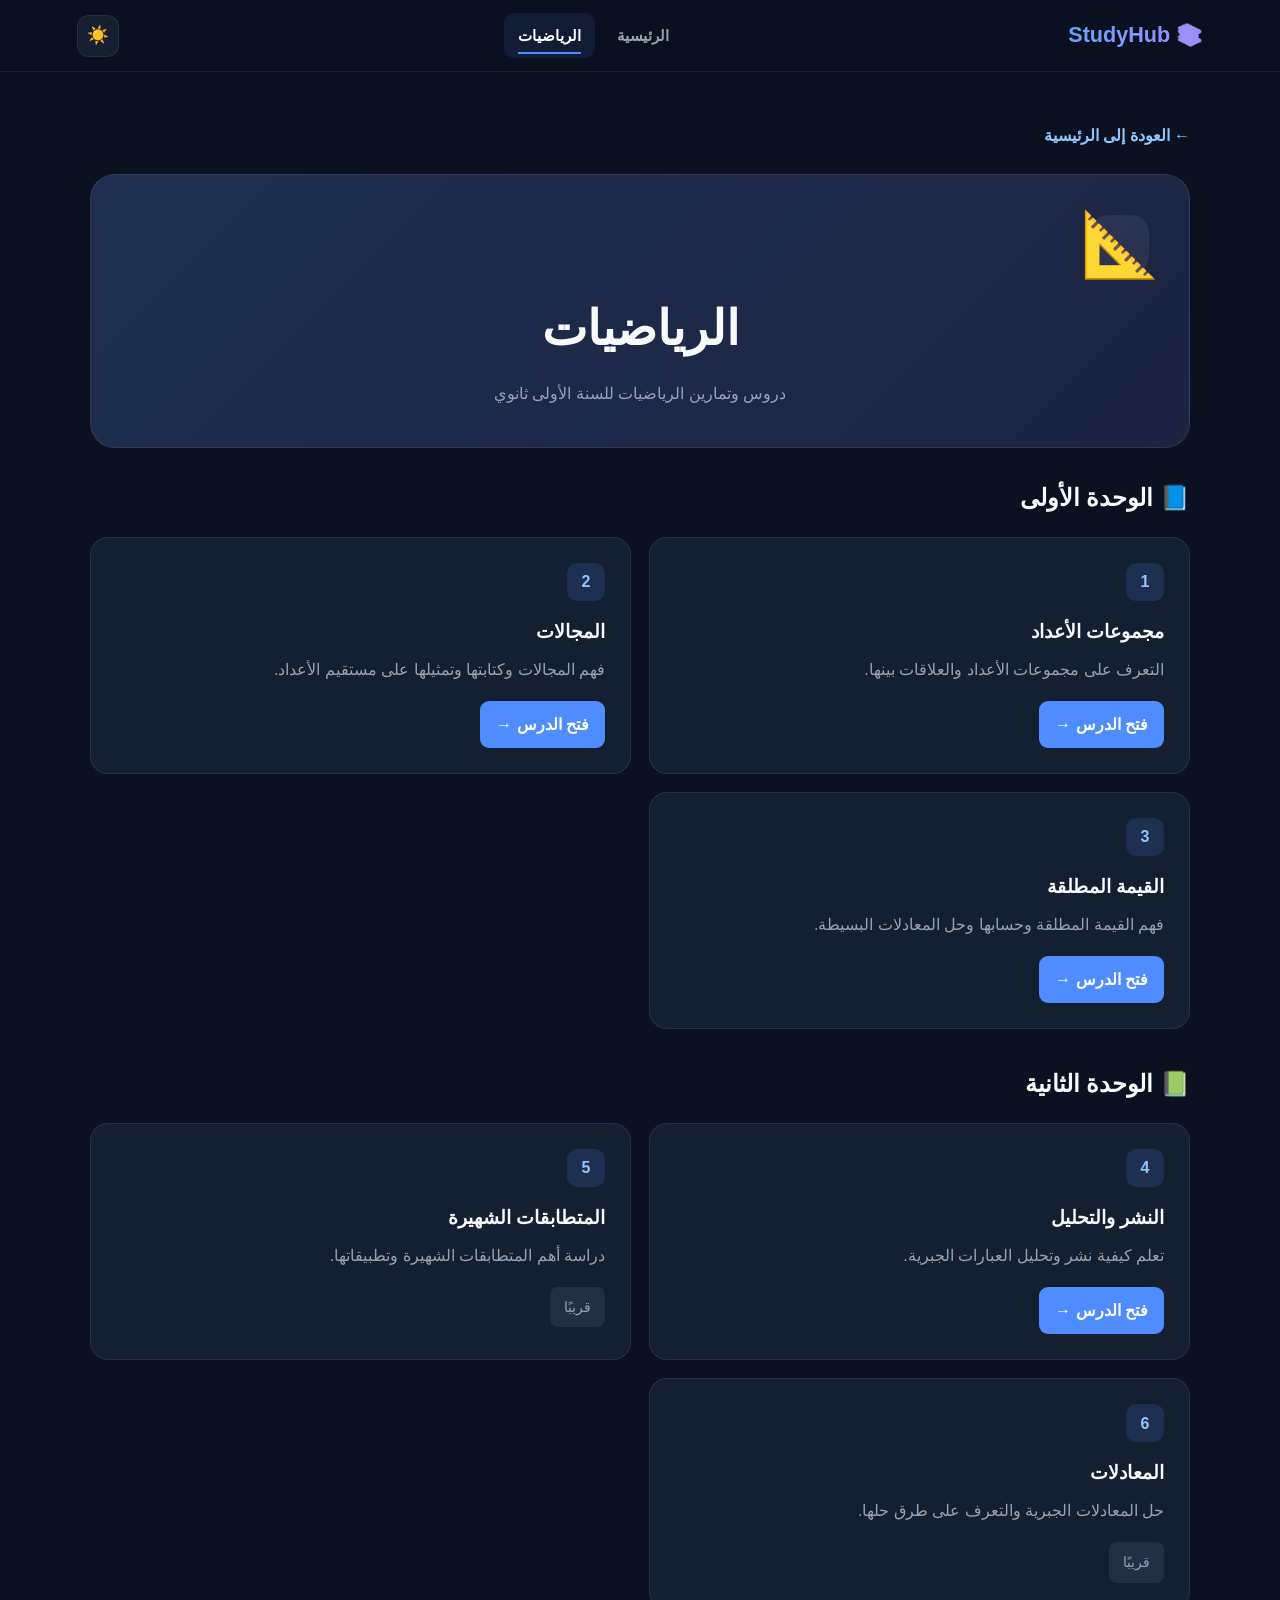
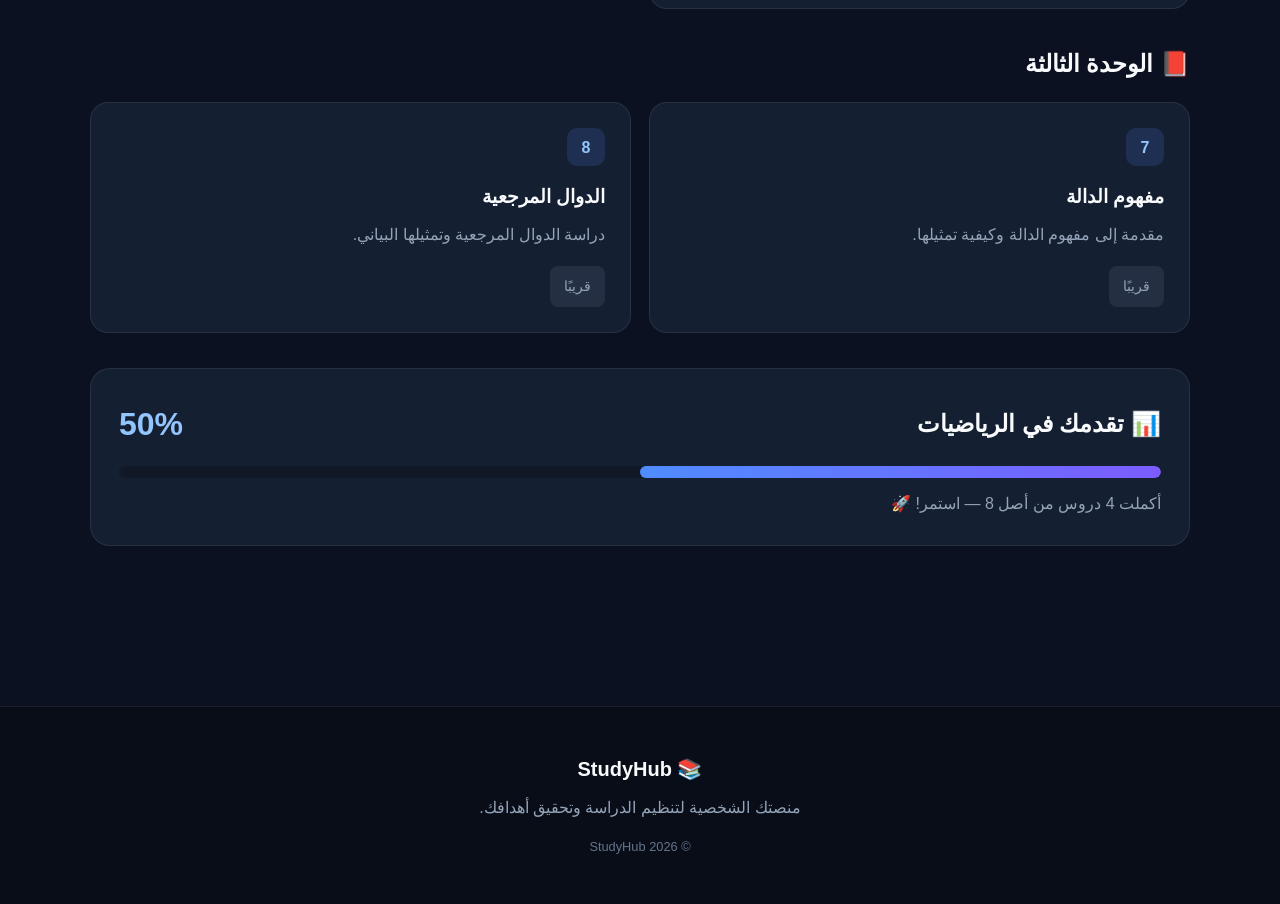
<file: math.html>
<!DOCTYPE html>
<html lang="ar" dir="rtl">

<head>

    <meta charset="UTF-8">

    <meta
        name="viewport"
        content="width=device-width, initial-scale=1.0"
    >

    <title>الرياضيات | StudyHub</title>

    <link rel="stylesheet" href="style.css">

    <style>

        .subject-page {
            width: min(1100px, 92%);
            margin: auto;
            padding: 50px 0 80px;
        }

        .subject-header {
            padding: 40px;
            margin-bottom: 30px;

            background:
                linear-gradient(
                    135deg,
                    rgba(79, 140, 255, 0.15),
                    rgba(124, 92, 255, 0.08)
                ),
                var(--card);

            border: 1px solid var(--border);
            border-radius: 25px;

            text-align: center;
        }

        .subject-icon {
            font-size: 4rem;
            margin-bottom: 15px;
        }

        .subject-header h1 {
            font-size: clamp(2rem, 5vw, 3rem);
            margin-bottom: 10px;
        }

        .subject-header p {
            color: var(--text-muted);
        }

        .back-link {
            display: inline-block;
            margin-bottom: 25px;

            color: #93c5fd;
            text-decoration: none;

            font-weight: 700;
        }

        .back-link:hover {
            color: white;
        }

        .unit {
            margin-bottom: 35px;
        }

        .unit-title {
            display: flex;
            align-items: center;
            gap: 12px;

            margin-bottom: 18px;

            font-size: 1.5rem;
        }

        .lessons {
            display: grid;
            grid-template-columns: repeat(2, 1fr);
            gap: 18px;
        }

        .lesson-card {
            padding: 25px;

            background: var(--card);

            border: 1px solid var(--border);
            border-radius: 18px;

            transition:
                transform 0.2s ease,
                border-color 0.2s ease,
                background 0.2s ease;
        }

        .lesson-card:hover {
            transform: translateY(-4px);
            background: var(--card-hover);
            border-color: var(--primary);
        }

        .lesson-number {
            display: inline-flex;

            width: 38px;
            height: 38px;

            align-items: center;
            justify-content: center;

            margin-bottom: 15px;

            background: rgba(79, 140, 255, 0.15);

            border-radius: 10px;

            color: #93c5fd;

            font-weight: 800;
        }

        .lesson-card h3 {
            margin-bottom: 8px;
        }

        .lesson-card p {
            margin-bottom: 18px;

            color: var(--text-muted);
        }

        .lesson-button {
            display: inline-block;

            padding: 10px 16px;

            background: #4f8cff;

            color: white;

            text-decoration: none;

            border-radius: 9px;

            font-weight: 700;
        }

        .lesson-button:hover {
            opacity: 0.9;
        }

        .coming-soon {
            display: inline-block;

            padding: 8px 14px;

            background: rgba(148, 163, 184, 0.12);

            color: var(--text-muted);

            border-radius: 8px;

            font-size: 0.9rem;
        }

        .progress-card {
            padding: 28px;
            margin-top: 35px;

            background: var(--card);

            border: 1px solid var(--border);
            border-radius: 20px;
        }

        .progress-header {
            display: flex;
            justify-content: space-between;
            align-items: center;

            margin-bottom: 15px;
        }

        .progress-bar {
            width: 100%;
            height: 12px;

            background: var(--background-light);

            border-radius: 20px;

            overflow: hidden;
        }

        .progress-fill {
            width: 0%;
            height: 100%;

            background: linear-gradient(
                90deg,
                #4f8cff,
                #7c5cff
            );

            border-radius: 20px;
        }

        @media (max-width: 700px) {

            .subject-header {
                padding: 28px 20px;
            }

            .lessons {
                grid-template-columns: 1fr;
            }

        }

    </style>

</head>


<body>


    <!-- =========================
         الشريط العلوي
         ========================= -->

    <header class="navbar">

        <div class="logo">
            📚 StudyHub
        </div>

        <nav>

            <a href="index.html">
                الرئيسية
            </a>

            <a
                href="math.html"
                class="active">

                الرياضيات

            </a>

        </nav>

        <button
            id="themeButton"
            class="theme-button"
            aria-label="تغيير المظهر">

            🌙

        </button>

    </header>


    <main class="subject-page">


        <!-- العودة -->

        <a
            href="index.html"
            class="back-link">

            ← العودة إلى الرئيسية

        </a>


        <!-- رأس المادة -->

        <section class="subject-header">

            <div class="subject-icon">
                📐
            </div>

            <h1>
                الرياضيات
            </h1>

            <p>
                دروس وتمارين الرياضيات للسنة الأولى ثانوي
            </p>

        </section>


        <!-- =========================
             الوحدة الأولى
             ========================= -->

        <section class="unit">

            <h2 class="unit-title">
                📘 الوحدة الأولى
            </h2>


            <div class="lessons">


                <!-- الدرس 1 -->

                <article class="lesson-card">

                    <div class="lesson-number">
                        1
                    </div>

                    <h3>
                        مجموعات الأعداد
                    </h3>

                    <p>
                        التعرف على مجموعات الأعداد والعلاقات بينها.
                    </p>

                    <a
                        href="math-lesson-1.html"
                        class="lesson-button">

                        فتح الدرس →

                    </a>

                </article>


                <!-- الدرس 2 -->

                <article class="lesson-card">

                    <div class="lesson-number">
                        2
                    </div>

                    <h3>
                        المجالات
                    </h3>

                    <p>
                        فهم المجالات وكتابتها وتمثيلها على مستقيم الأعداد.
                    </p>

                    <a
                        href="math-lesson-2.html"
                        class="lesson-button">

                        فتح الدرس →

                    </a>

                </article>


                <!-- الدرس 3 -->

                <article class="lesson-card">

                    <div class="lesson-number">
                        3
                    </div>

                    <h3>
                        القيمة المطلقة
                    </h3>

                    <p>
                        فهم القيمة المطلقة وحسابها وحل المعادلات البسيطة.
                    </p>

                    <a
                        href="math-lesson-3.html"
                        class="lesson-button">

                        فتح الدرس →

                    </a>

                </article>


            </div>

        </section>


        <!-- =========================
             الوحدة الثانية
             ========================= -->

        <section class="unit">

            <h2 class="unit-title">
                📗 الوحدة الثانية
            </h2>


            <div class="lessons">


                <!-- الدرس 4 -->

                <article class="lesson-card">

                    <div class="lesson-number">
                        4
                    </div>

                    <h3>
                        النشر والتحليل
                    </h3>

                    <p>
                        تعلم كيفية نشر وتحليل العبارات الجبرية.
                    </p>

                    <a
                        href="math-lesson-4.html"
                        class="lesson-button">

                        فتح الدرس →

                    </a>

                </article>


                <!-- الدرس 5 -->

                <article class="lesson-card">

                    <div class="lesson-number">
                        5
                    </div>

                    <h3>
                        المتطابقات الشهيرة
                    </h3>

                    <p>
                        دراسة أهم المتطابقات الشهيرة وتطبيقاتها.
                    </p>

                    <span class="coming-soon">
                        قريبًا
                    </span>

                </article>


                <!-- الدرس 6 -->

                <article class="lesson-card">

                    <div class="lesson-number">
                        6
                    </div>

                    <h3>
                        المعادلات
                    </h3>

                    <p>
                        حل المعادلات الجبرية والتعرف على طرق حلها.
                    </p>

                    <span class="coming-soon">
                        قريبًا
                    </span>

                </article>


            </div>

        </section>


        <!-- =========================
             الوحدة الثالثة
             ========================= -->

        <section class="unit">

            <h2 class="unit-title">
                📕 الوحدة الثالثة
            </h2>


            <div class="lessons">


                <!-- الدرس 7 -->

                <article class="lesson-card">

                    <div class="lesson-number">
                        7
                    </div>

                    <h3>
                        مفهوم الدالة
                    </h3>

                    <p>
                        مقدمة إلى مفهوم الدالة وكيفية تمثيلها.
                    </p>

                    <span class="coming-soon">
                        قريبًا
                    </span>

                </article>


                <!-- الدرس 8 -->

                <article class="lesson-card">

                    <div class="lesson-number">
                        8
                    </div>

                    <h3>
                        الدوال المرجعية
                    </h3>

                    <p>
                        دراسة الدوال المرجعية وتمثيلها البياني.
                    </p>

                    <span class="coming-soon">
                        قريبًا
                    </span>

                </article>


            </div>

        </section>


        <!-- =========================
             التقدم
             ========================= -->

        <section class="progress-card">

            <div class="progress-header">

                <h2>
                    📊 تقدمك في الرياضيات
                </h2>

                <strong>
                    50%
                </strong>

            </div>

            <div class="progress-bar">

                <div
                    class="progress-fill"
                    style="width: 50%;">

                </div>

            </div>

            <p
                style="
                    margin-top: 12px;
                    color: var(--text-muted);
                ">

                أكملت 4 دروس من أصل 8 — استمر! 🚀

            </p>

        </section>


    </main>


    <!-- التذييل -->

    <footer>

        <div class="footer-logo">
            📚 StudyHub
        </div>

        <p>
            منصتك الشخصية لتنظيم الدراسة وتحقيق أهدافك.
        </p>

        <span>
            © 2026 StudyHub
        </span>

    </footer>


    <script>

        const themeButton =
            document.getElementById("themeButton");


        let darkMode =
            localStorage.getItem("studyhub_theme") !== "light";


        function updateTheme() {

            if (darkMode) {

                document.body.classList.remove(
                    "light-mode"
                );

                themeButton.textContent = "☀️";

            } else {

                document.body.classList.add(
                    "light-mode"
                );

                themeButton.textContent = "🌙";

            }

        }


        themeButton.addEventListener(
            "click",
            () => {

                darkMode = !darkMode;

                localStorage.setItem(
                    "studyhub_theme",
                    darkMode ? "dark" : "light"
                );

                updateTheme();

            }
        );


        updateTheme();

    </script>


</body>

</html>
</file>
<file: style.css>
/* =========================================
   StudyHub — التصميم الكامل
   ========================================= */

* {
    margin: 0;
    padding: 0;
    box-sizing: border-box;
}

html {
    scroll-behavior: smooth;
}

body {
    font-family: "Segoe UI", Tahoma, Arial, sans-serif;
    background: #0b1120;
    color: #f8fafc;
    line-height: 1.7;
    min-height: 100vh;
}

/* =========================================
   الألوان
   ========================================= */

:root {
    --background: #0b1120;
    --background-light: #111827;
    --card: #151f32;
    --card-hover: #1b2940;
    --border: rgba(255, 255, 255, 0.08);

    --primary: #4f8cff;
    --primary-dark: #2563eb;
    --secondary: #7c5cff;

    --text: #f8fafc;
    --text-light: #cbd5e1;
    --text-muted: #94a3b8;

    --success: #22c55e;
    --warning: #f59e0b;
    --danger: #ef4444;

    --shadow: 0 15px 40px rgba(0, 0, 0, 0.25);
}

/* =========================================
   الشريط العلوي
   ========================================= */

.navbar {
    position: sticky;
    top: 0;
    z-index: 1000;

    width: 100%;
    min-height: 72px;

    padding: 0 6%;

    display: flex;
    align-items: center;
    justify-content: space-between;
    gap: 25px;

    background: rgba(11, 17, 32, 0.88);
    border-bottom: 1px solid var(--border);

    backdrop-filter: blur(16px);
    -webkit-backdrop-filter: blur(16px);
}

.logo {
    font-size: 1.35rem;
    font-weight: 800;
    white-space: nowrap;

    background: linear-gradient(
        135deg,
        #60a5fa,
        #a78bfa
    );

    -webkit-background-clip: text;
    background-clip: text;
    color: transparent;
}

nav {
    display: flex;
    align-items: center;
    justify-content: center;
    gap: 8px;
}

nav a {
    position: relative;

    color: var(--text-muted);
    text-decoration: none;

    padding: 10px 14px;

    font-size: 0.95rem;
    font-weight: 600;

    border-radius: 10px;

    transition:
        color 0.25s ease,
        background 0.25s ease;
}

nav a:hover,
nav a.active {
    color: white;
    background: rgba(79, 140, 255, 0.1);
}

nav a::after {
    content: "";

    position: absolute;

    right: 14px;
    left: 14px;
    bottom: 4px;

    height: 2px;

    background: var(--primary);

    transform: scaleX(0);
    transform-origin: center;

    transition: transform 0.25s ease;
}

nav a:hover::after,
nav a.active::after {
    transform: scaleX(1);
}

.theme-button {
    width: 42px;
    height: 42px;

    border: 1px solid var(--border);
    border-radius: 12px;

    background: var(--card);
    color: white;

    cursor: pointer;
    font-size: 1.1rem;

    transition:
        transform 0.2s ease,
        background 0.2s ease;
}

.theme-button:hover {
    transform: translateY(-2px);
    background: var(--card-hover);
}

/* =========================================
   القسم الرئيسي
   ========================================= */

.hero {
    width: min(1180px, 90%);
    min-height: 580px;

    margin: 0 auto;

    display: grid;
    grid-template-columns: 1.25fr 0.75fr;

    align-items: center;
    gap: 70px;

    padding: 80px 0;
}

.hero-content {
    max-width: 700px;
}

.welcome {
    display: inline-block;

    margin-bottom: 20px;
    padding: 7px 14px;

    color: #93c5fd;
    background: rgba(79, 140, 255, 0.1);

    border: 1px solid rgba(79, 140, 255, 0.2);
    border-radius: 999px;

    font-size: 0.9rem;
    font-weight: 600;
}

.hero h1 {
    font-size: clamp(2.7rem, 6vw, 5rem);
    line-height: 1.12;

    margin-bottom: 22px;

    letter-spacing: -2px;
}

.hero h1 {
    background: linear-gradient(
        135deg,
        #ffffff 20%,
        #93c5fd 55%,
        #a78bfa 100%
    );

    -webkit-background-clip: text;
    background-clip: text;
    color: transparent;
}

.hero p {
    max-width: 600px;

    color: var(--text-muted);

    font-size: 1.1rem;
    margin-bottom: 32px;
}

/* =========================================
   الأزرار
   ========================================= */

.hero-buttons,
.timer-buttons {
    display: flex;
    align-items: center;
    flex-wrap: wrap;
    gap: 12px;
}

.primary-button,
.secondary-button {
    display: inline-flex;
    align-items: center;
    justify-content: center;

    min-height: 48px;
    padding: 0 22px;

    border-radius: 12px;

    text-decoration: none;

    font-weight: 700;

    cursor: pointer;

    transition:
        transform 0.2s ease,
        box-shadow 0.2s ease,
        background 0.2s ease;
}

.primary-button {
    color: white;
    background: linear-gradient(
        135deg,
        var(--primary),
        var(--secondary)
    );

    border: none;

    box-shadow:
        0 10px 30px rgba(79, 140, 255, 0.22);
}

.primary-button:hover {
    transform: translateY(-3px);

    box-shadow:
        0 15px 35px rgba(79, 140, 255, 0.32);
}

.secondary-button {
    color: var(--text-light);

    background: var(--card);

    border: 1px solid var(--border);
}

.secondary-button:hover {
    transform: translateY(-3px);

    color: white;
    background: var(--card-hover);
}

/* =========================================
   بطاقة هدف اليوم
   ========================================= */

.hero-card {
    position: relative;

    padding: 35px;

    background:
        linear-gradient(
            145deg,
            rgba(79, 140, 255, 0.13),
            rgba(124, 92, 255, 0.08)
        ),
        var(--card);

    border: 1px solid var(--border);
    border-radius: 28px;

    box-shadow: var(--shadow);

    overflow: hidden;
}

.hero-card::before {
    content: "";

    position: absolute;

    width: 180px;
    height: 180px;

    top: -80px;
    left: -80px;

    background: rgba(79, 140, 255, 0.18);

    border-radius: 50%;

    filter: blur(25px);
}

.card-icon {
    position: relative;

    width: 70px;
    height: 70px;

    display: flex;
    align-items: center;
    justify-content: center;

    margin-bottom: 22px;

    background: rgba(79, 140, 255, 0.12);

    border: 1px solid rgba(79, 140, 255, 0.18);
    border-radius: 20px;

    font-size: 2rem;
}

.hero-card h3 {
    margin-bottom: 8px;
    font-size: 1.4rem;
}

.hero-card p {
    margin-bottom: 25px;

    color: var(--text-muted);
}

/* =========================================
   أشرطة التقدم
   ========================================= */

.progress-bar,
.large-progress-bar {
    width: 100%;
    overflow: hidden;

    background: #0a1020;

    border-radius: 999px;
}

.progress-bar {
    height: 9px;
}

.progress-fill {
    width: 0%;
    height: 100%;

    background: linear-gradient(
        90deg,
        var(--primary),
        var(--secondary)
    );

    border-radius: inherit;

    transition: width 0.5s ease;
}

.progress-text {
    display: block;

    margin-top: 10px;

    color: var(--text-muted);
    font-size: 0.85rem;
}

/* =========================================
   الإحصائيات
   ========================================= */

.stats {
    width: min(1180px, 90%);

    margin: 0 auto 70px;

    display: grid;
    grid-template-columns: repeat(4, 1fr);

    gap: 16px;
}

.stat-card {
    padding: 25px;

    text-align: center;

    background: var(--card);

    border: 1px solid var(--border);
    border-radius: 20px;

    transition:
        transform 0.25s ease,
        background 0.25s ease;
}

.stat-card:hover {
    transform: translateY(-5px);
    background: var(--card-hover);
}

.stat-card span {
    display: block;

    margin-bottom: 8px;

    font-size: 1.7rem;
}

.stat-card strong {
    display: block;

    font-size: 1.8rem;
}

.stat-card p {
    color: var(--text-muted);
    font-size: 0.85rem;
}

/* =========================================
   الأقسام
   ========================================= */

.section {
    width: min(1180px, 90%);

    margin: 0 auto;
    padding: 80px 0;
}

.section-title {
    display: flex;
    align-items: flex-end;
    justify-content: space-between;

    gap: 30px;

    margin-bottom: 35px;
}

.section-label {
    display: inline-block;

    margin-bottom: 8px;

    color: #93c5fd;

    font-size: 0.85rem;
    font-weight: 700;
}

.section-title h2 {
    margin-bottom: 5px;

    font-size: clamp(1.8rem, 4vw, 2.5rem);
}

.section-title p {
    color: var(--text-muted);
}

.add-button {
    min-height: 45px;

    padding: 0 18px;

    border: 1px solid rgba(79, 140, 255, 0.25);
    border-radius: 11px;

    background: rgba(79, 140, 255, 0.1);
    color: #bfdbfe;

    font-weight: 700;

    cursor: pointer;

    transition:
        background 0.2s ease,
        transform 0.2s ease;
}

.add-button:hover {
    transform: translateY(-2px);
    background: rgba(79, 140, 255, 0.18);
}

/* =========================================
   بطاقات المواد
   ========================================= */

.subjects-grid {
    display: grid;

    grid-template-columns:
        repeat(
            auto-fit,
            minmax(230px, 1fr)
        );

    gap: 18px;
}

.subject-card {
    position: relative;

    padding: 25px;

    min-height: 210px;

    background: var(--card);

    border: 1px solid var(--border);
    border-radius: 22px;

    overflow: hidden;

    transition:
        transform 0.25s ease,
        border-color 0.25s ease,
        background 0.25s ease;
}

.subject-card:hover {
    transform: translateY(-6px);

    background: var(--card-hover);

    border-color: rgba(79, 140, 255, 0.25);
}

.subject-icon {
    width: 58px;
    height: 58px;

    display: flex;
    align-items: center;
    justify-content: center;

    margin-bottom: 18px;

    background: rgba(255, 255, 255, 0.06);

    border-radius: 17px;

    font-size: 1.7rem;
}

.subject-card h3 {
    margin-bottom: 5px;

    font-size: 1.2rem;
}

.subject-card p {
    min-height: 28px;

    color: var(--text-muted);

    font-size: 0.88rem;
}

.subject-card button {
    margin-top: 18px;

    border: none;
    background: transparent;

    color: #93c5fd;

    font-weight: 700;

    cursor: pointer;
}

.subject-card button:hover {
    color: white;
}

/* =========================================
   المهام
   ========================================= */

.tasks-section {
    padding-top: 60px;
}

.tasks-container {
    min-height: 230px;

    padding: 25px;

    background: var(--card);

    border: 1px solid var(--border);
    border-radius: 22px;
}

.empty-state {
    min-height: 180px;

    display: flex;
    flex-direction: column;

    align-items: center;
    justify-content: center;

    text-align: center;
}

.empty-state > div {
    font-size: 2.4rem;

    margin-bottom: 8px;
}

.empty-state h3 {
    margin-bottom: 5px;
}

.empty-state p {
    color: var(--text-muted);

    margin-bottom: 15px;
}

.empty-state button {
    padding: 10px 18px;

    border: none;
    border-radius: 10px;

    background: var(--primary);
    color: white;

    cursor: pointer;

    font-weight: 700;
}

.empty-state button:hover {
    background: var(--primary-dark);
}

/* =========================================
   المؤقت
   ========================================= */

.timer-section {
    position: relative;

    width: min(1180px, 90%);

    margin: 50px auto;

    padding: 75px 30px;

    text-align: center;

    background:
        radial-gradient(
            circle at center,
            rgba(79, 140, 255, 0.15),
            transparent 55%
        ),
        var(--card);

    border: 1px solid var(--border);
    border-radius: 30px;

    overflow: hidden;
}

.timer-content {
    display: flex;
    flex-direction: column;
    align-items: center;
}

.timer-section h2 {
    margin-bottom: 5px;

    font-size: 2.3rem;
}

.timer-section p {
    margin-bottom: 25px;

    color: var(--text-muted);
}

.timer-display {
    margin: 10px 0 30px;

    font-family: monospace;

    font-size: clamp(4rem, 12vw, 7rem);
    font-weight: 800;

    letter-spacing: 5px;

    background: linear-gradient(
        135deg,
        #ffffff,
        #93c5fd,
        #a78bfa
    );

    -webkit-background-clip: text;
    background-clip: text;
    color: transparent;
}

/* =========================================
   بطاقة التقدم
   ========================================= */

.progress-card {
    padding: 30px;

    background: var(--card);

    border: 1px solid var(--border);
    border-radius: 22px;
}

.progress-header {
    display: flex;
    align-items: center;
    justify-content: space-between;

    gap: 20px;

    margin-bottom: 22px;
}

.progress-header h3 {
    margin-bottom: 3px;
}

.progress-header p {
    color: var(--text-muted);
    font-size: 0.9rem;
}

.progress-header strong {
    font-size: 2rem;

    color: #93c5fd;
}

.large-progress-bar {
    height: 14px;
}

.large-progress-fill {
    width: 0%;
    height: 100%;

    background: linear-gradient(
        90deg,
        var(--primary),
        var(--secondary)
    );

    border-radius: inherit;

    transition: width 0.5s ease;
}

/* =========================================
   التذييل
   ========================================= */

footer {
    margin-top: 80px;

    padding: 45px 20px;

    text-align: center;

    background: #080d18;

    border-top: 1px solid var(--border);
}

.footer-logo {
    margin-bottom: 8px;

    font-size: 1.25rem;
    font-weight: 800;
}

footer p {
    margin-bottom: 10px;

    color: var(--text-muted);
}

footer span {
    color: #64748b;

    font-size: 0.8rem;
}

/* =========================================
   الوضع الفاتح
   ========================================= */

body.light-mode {
    --background: #f1f5f9;
    --background-light: #ffffff;
    --card: #ffffff;
    --card-hover: #f8fafc;
    --border: rgba(15, 23, 42, 0.1);

    --text: #0f172a;
    --text-light: #334155;
    --text-muted: #64748b;

    background: #f1f5f9;
    color: #0f172a;
}

body.light-mode .navbar {
    background: rgba(255, 255, 255, 0.9);
}

body.light-mode .hero h1 {
    background: linear-gradient(
        135deg,
        #0f172a,
        #2563eb,
        #7c3aed
    );

    -webkit-background-clip: text;
    background-clip: text;
    color: transparent;
}

body.light-mode .timer-display {
    background: linear-gradient(
        135deg,
        #0f172a,
        #2563eb,
        #7c3aed
    );

    -webkit-background-clip: text;
    background-clip: text;
    color: transparent;
}

body.light-mode .progress-bar,
body.light-mode .large-progress-bar {
    background: #e2e8f0;
}

body.light-mode footer {
    background: #e2e8f0;
}

/* =========================================
   الهاتف والأجهزة الصغيرة
   ========================================= */

@media screen and (max-width: 850px) {

    .navbar {
        min-height: auto;

        padding: 15px 5%;

        flex-wrap: wrap;
    }

    nav {
        order: 3;

        width: 100%;

        overflow-x: auto;
        justify-content: flex-start;

        padding-bottom: 3px;
    }

    nav a {
        white-space: nowrap;
    }

    .hero {
        grid-template-columns: 1fr;

        gap: 35px;

        padding: 55px 0;
    }

    .hero-card {
        max-width: 600px;
        width: 100%;
        margin: 0 auto;
    }

    .stats {
        grid-template-columns: repeat(2, 1fr);
    }

    .section-title {
        align-items: flex-start;
        flex-direction: column;
    }

    .add-button {
        width: 100%;
    }
}

/* =========================================
   الهواتف
   ========================================= */

@media screen and (max-width: 550px) {

    .navbar {
        gap: 12px;
    }

    .logo {
        font-size: 1.1rem;
    }

    .theme-button {
        width: 38px;
        height: 38px;
    }

    nav {
        gap: 3px;
    }

    nav a {
        padding: 8px 10px;

        font-size: 0.82rem;
    }

    .hero {
        width: 92%;

        padding: 45px 0;
    }

    .hero h1 {
        letter-spacing: -1px;
    }

    .hero p {
        font-size: 1rem;
    }

    .hero-buttons {
        flex-direction: column;
        align-items: stretch;
    }

    .primary-button,
    .secondary-button {
        width: 100%;
    }

    .stats {
        width: 92%;

        gap: 10px;

        margin-bottom: 45px;
    }

    .stat-card {
        padding: 18px 10px;
    }

    .stat-card strong {
        font-size: 1.4rem;
    }

    .section {
        width: 92%;

        padding: 55px 0;
    }

    .subjects-grid {
        grid-template-columns: 1fr;
    }

    .timer-section {
        width: 92%;

        padding: 55px 18px;

        border-radius: 22px;
    }

    .timer-buttons {
        width: 100%;

        flex-direction: column;
    }

    .timer-buttons button {
        width: 100%;
    }

    .progress-card {
        padding: 22px 18px;
    }

    .progress-header {
        align-items: flex-start;
    }

    footer {
        margin-top: 45px;
    }
}

/* =========================================
   تقليل الحركة لمن يفضل ذلك
   ========================================= */

@media (prefers-reduced-motion: reduce) {

    html {
        scroll-behavior: auto;
    }

    *,
    *::before,
    *::after {
        transition-duration: 0.01ms !important;
    }
}
</file>
